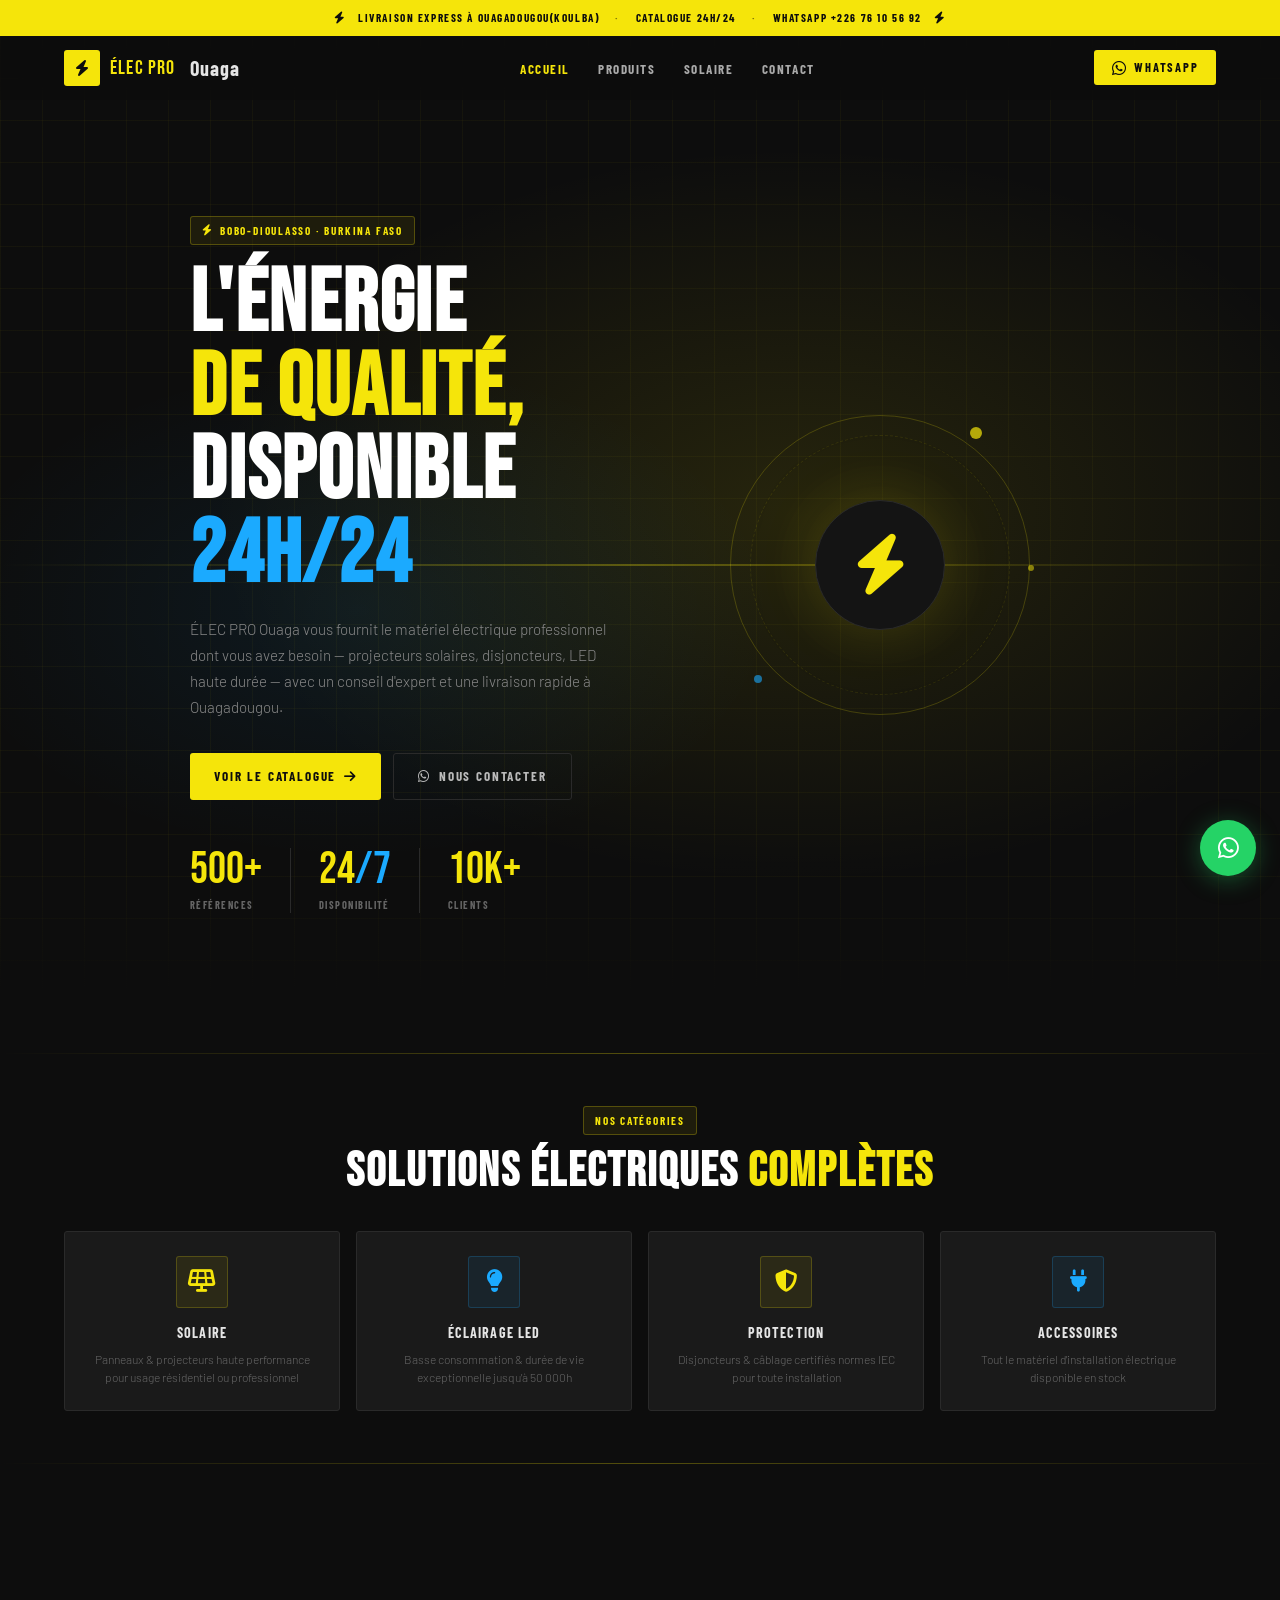
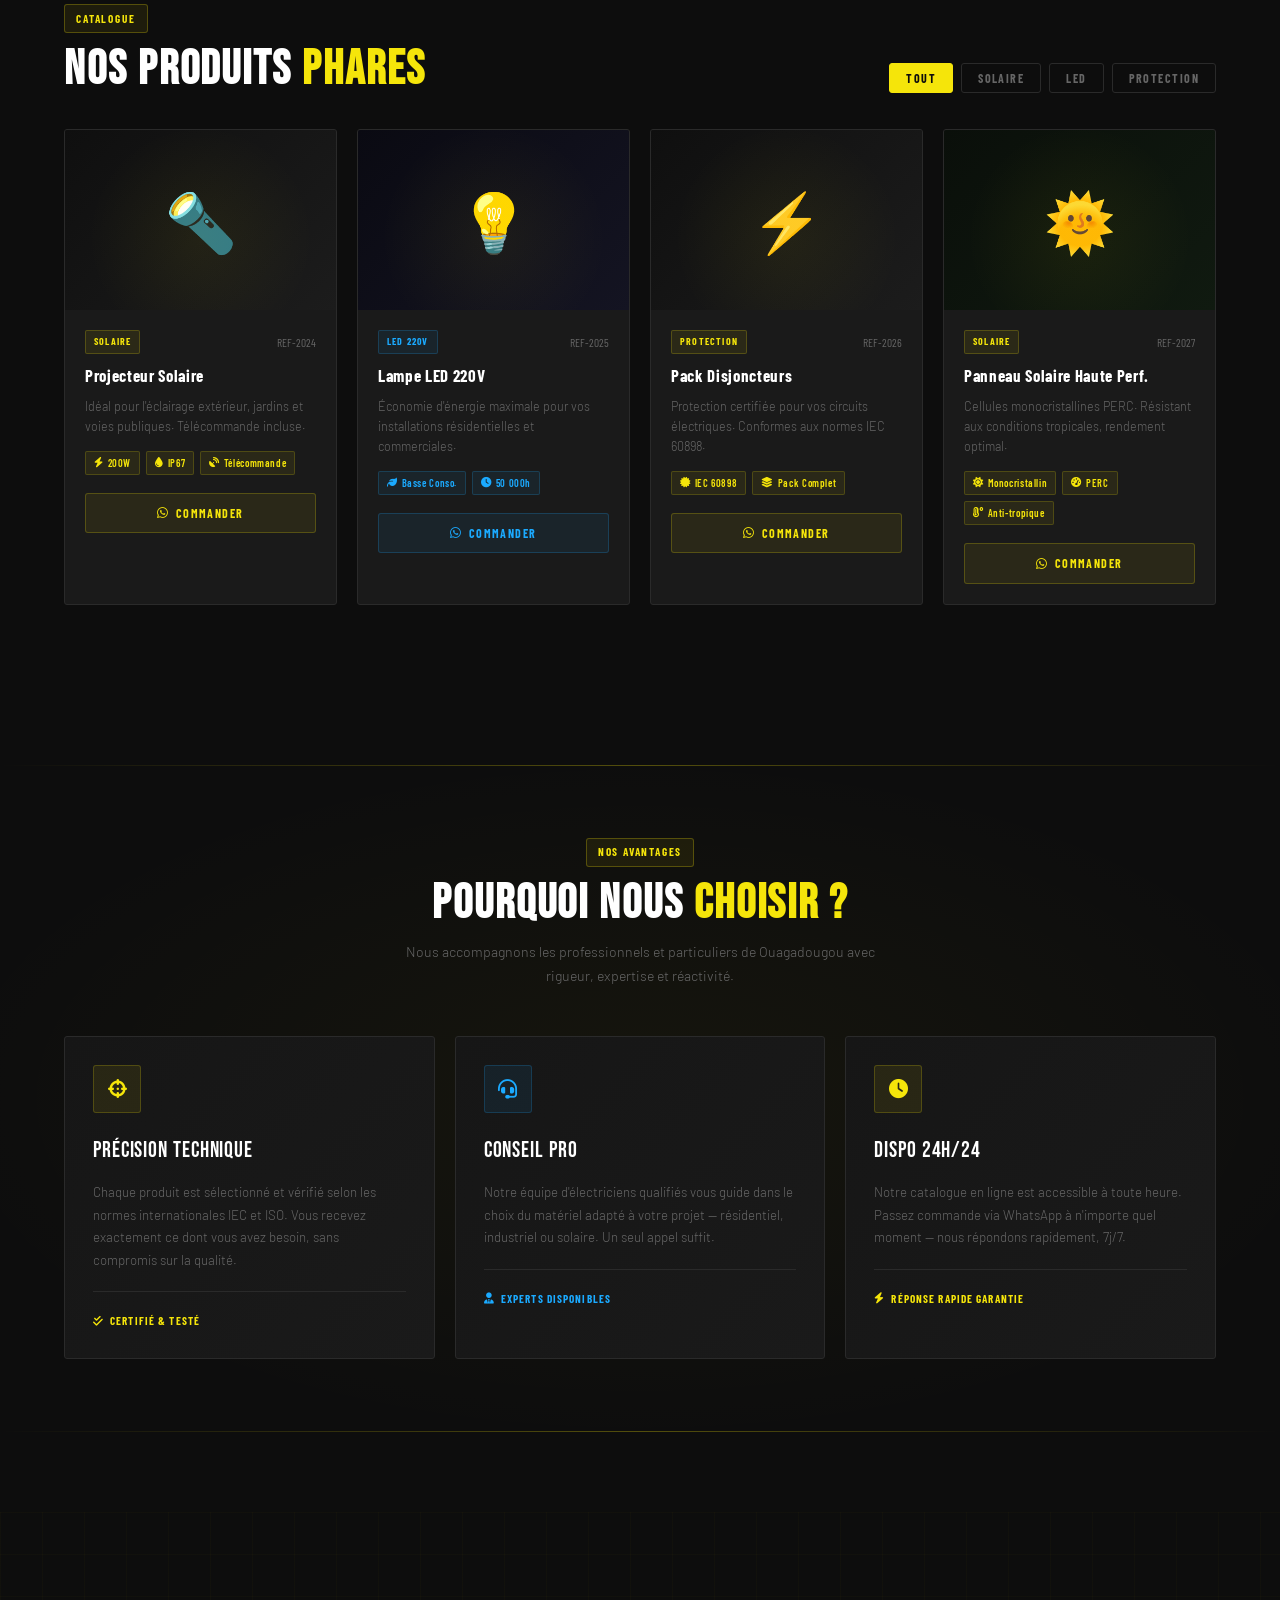
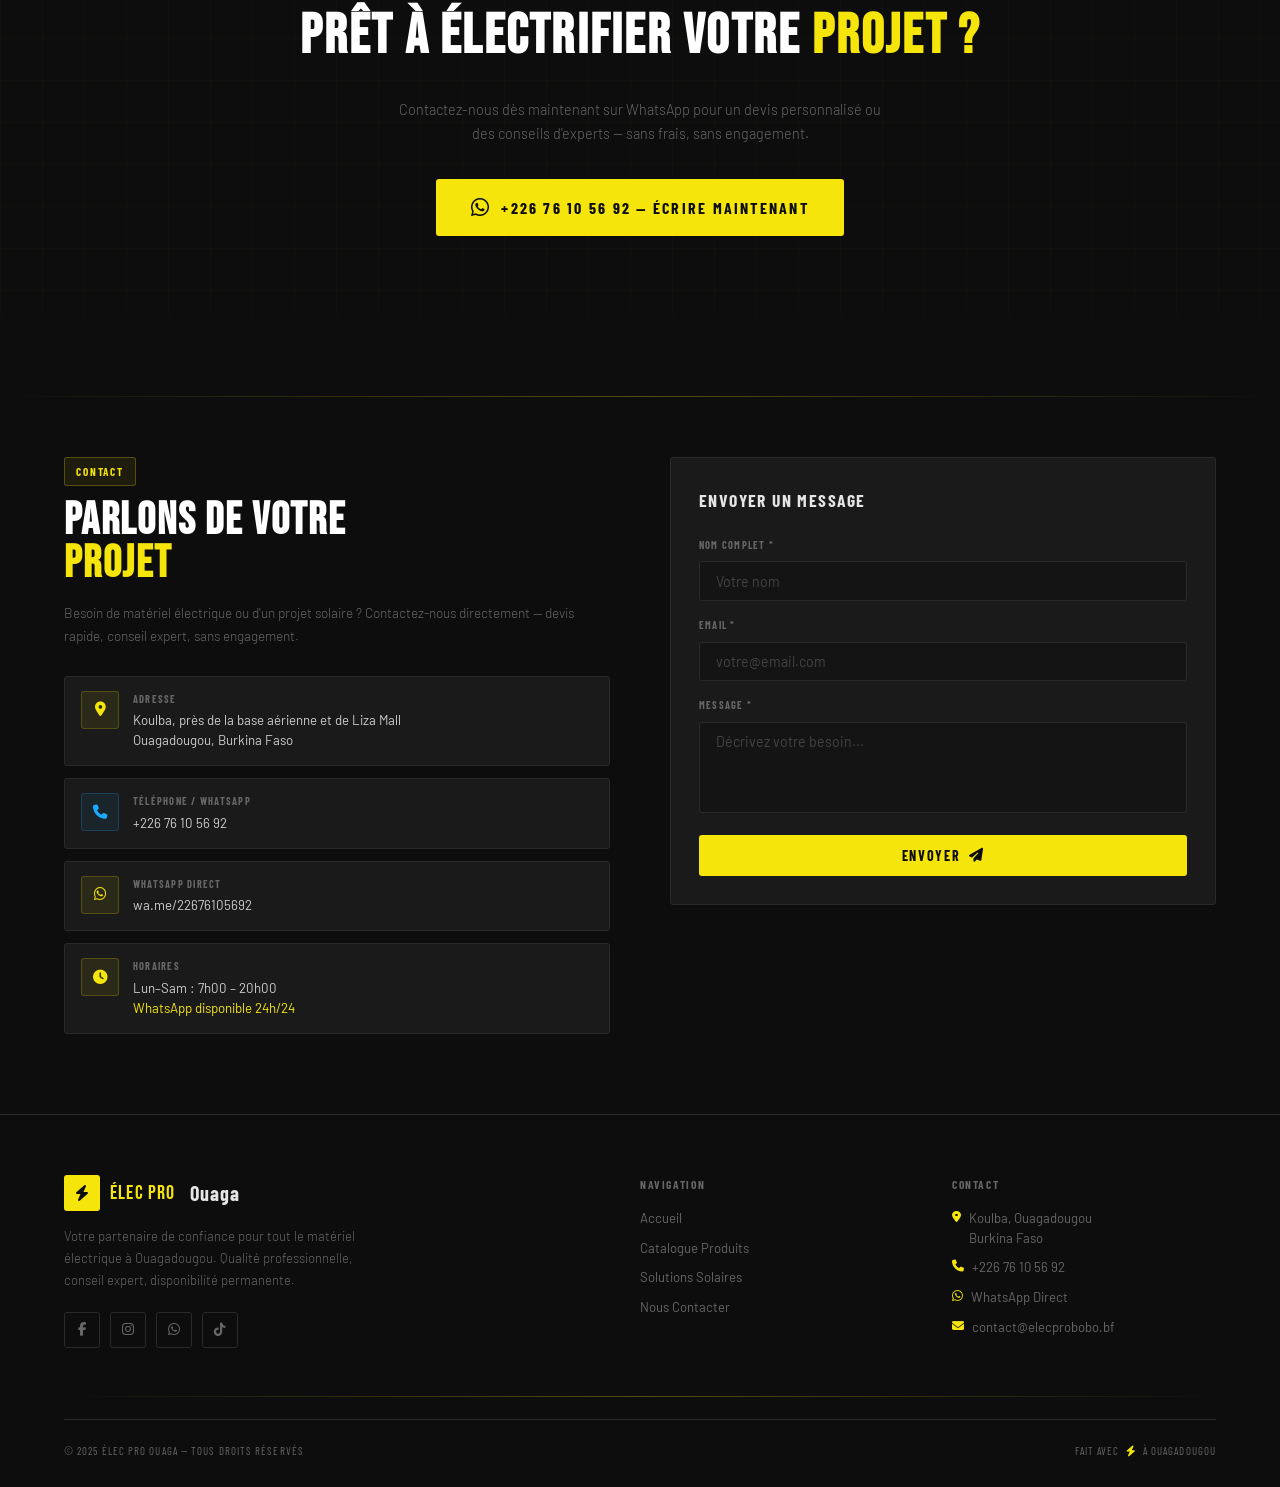
<file: index.html>
<!DOCTYPE html>
<html lang="fr">
<head>
  <meta charset="UTF-8" />
  <meta name="viewport" content="width=device-width, initial-scale=1.0" />
  <title>ÉLEC PRO BOBO – Matériel Électrique · Ouagadougou</title>
  <link rel="preconnect" href="https://fonts.googleapis.com" />
  <link rel="preconnect" href="https://fonts.gstatic.com" crossorigin />
  <link href="https://fonts.googleapis.com/css2?family=Bebas+Neue&family=Barlow:wght@300;400;500;600;700&family=Barlow+Condensed:wght@400;500;600;700&display=swap" rel="stylesheet" />
  <link rel="stylesheet" href="https://cdnjs.cloudflare.com/ajax/libs/font-awesome/6.5.0/css/all.min.css" />

  <style>
    /* ═══════════════════════════════════════════
       RESET & VARIABLES
    ═══════════════════════════════════════════ */
    *, *::before, *::after { box-sizing: border-box; margin: 0; padding: 0; }

    :root {
      --volt:        #F5E50A;
      --volt-dark:   #C9BC00;
      --energy:      #1BAAFF;
      --dark:        #0D0D0D;
      --surface:     #141414;
      --card:        #1A1A1A;
      --border:      #2A2A2A;
      --muted:       #666;
      --text:        #E5E5E5;
      --font-display:'Bebas Neue', sans-serif;
      --font-cond:   'Barlow Condensed', sans-serif;
      --font-body:   'Barlow', sans-serif;
      --nav-h:       64px;
      --announce-h:  36px;
      --radius:      3px;
      --transition:  .3s cubic-bezier(.22,1,.36,1);
    }

    html { scroll-behavior: smooth; background: var(--dark); color: var(--text); overflow-x: hidden; }
    body { font-family: var(--font-body); font-size: 15px; line-height: 1.6; overflow-x: hidden; }
    a { color: inherit; text-decoration: none; }
    ul { list-style: none; }
    button { cursor: pointer; font-family: var(--font-body); }
    img { display: block; max-width: 100%; }

    /* ═══════════════════════════════════════════
       SCROLLBAR
    ═══════════════════════════════════════════ */
    ::-webkit-scrollbar { width: 6px; }
    ::-webkit-scrollbar-track { background: var(--dark); }
    ::-webkit-scrollbar-thumb { background: #333; border-radius: 3px; }
    ::-webkit-scrollbar-thumb:hover { background: var(--volt); }

    /* ═══════════════════════════════════════════
       UTILITIES
    ═══════════════════════════════════════════ */
    .container { max-width: 1200px; margin: 0 auto; padding: 0 24px; }
    .sr-only { position: absolute; width: 1px; height: 1px; overflow: hidden; clip: rect(0,0,0,0); }

    .volt-divider {
      height: 1px;
      background: linear-gradient(90deg, transparent, rgba(245,229,10,.3), transparent);
    }

    /* ═══════════════════════════════════════════
       TYPOGRAPHY HELPERS
    ═══════════════════════════════════════════ */
    .label-tag {
      display: inline-flex; align-items: center; gap: 6px;
      font-family: var(--font-cond); font-weight: 700;
      font-size: .7rem; letter-spacing: .16em; text-transform: uppercase;
      color: var(--volt);
      background: rgba(245,229,10,.07);
      border: 1px solid rgba(245,229,10,.25);
      padding: .28rem .7rem; border-radius: var(--radius);
    }

    .section-title {
      font-family: var(--font-display);
      font-size: clamp(2rem, 4.5vw, 3rem);
      letter-spacing: .04em; line-height: .95;
      color: #fff;
    }
    .section-title span.volt  { color: var(--volt); }
    .section-title span.energy{ color: var(--energy); }

    /* ═══════════════════════════════════════════
       REVEAL ANIMATION
    ═══════════════════════════════════════════ */
    .reveal {
      opacity: 0;
      transform: translateY(28px);
      transition: opacity .65s var(--transition), transform .65s var(--transition);
    }
    .reveal.visible { opacity: 1; transform: translateY(0); }

    /* ═══════════════════════════════════════════
       ANNOUNCE BAR
    ═══════════════════════════════════════════ */
    .announce-bar {
      height: var(--announce-h);
      background: var(--volt);
      color: var(--dark);
      display: flex; align-items: center; justify-content: center;
      gap: 12px;
      font-family: var(--font-cond); font-weight: 700;
      font-size: .7rem; letter-spacing: .14em; text-transform: uppercase;
      position: relative; z-index: 50;
      transition: transform .35s ease, opacity .35s ease;
      overflow: hidden;
    }
    .announce-bar i { font-size: .75rem; }
    .announce-bar .sep { opacity: .5; margin: 0 4px; }

    /* ═══════════════════════════════════════════
       NAVBAR
    ═══════════════════════════════════════════ */
    #navbar {
      position: fixed;
      left: 0; right: 0;
      height: var(--nav-h);
      top: var(--announce-h);
      z-index: 40;
      background: rgba(13,13,13,.72);
      backdrop-filter: blur(14px);
      -webkit-backdrop-filter: blur(14px);
      border-bottom: 1px solid transparent;
      transition: top .35s ease, background .35s ease, border-color .35s ease, box-shadow .35s ease;
    }
    #navbar.scrolled {
      background: rgba(13,13,13,.97);
      border-color: rgba(245,229,10,.12);
      box-shadow: 0 2px 30px rgba(0,0,0,.5);
    }
    .nav-inner {
      height: 100%;
      display: flex; align-items: center; justify-content: space-between;
    }

    /* Logo */
    .nav-logo {
      display: flex; align-items: center; gap: 10px;
    }
    .nav-logo .bolt-box {
      width: 36px; height: 36px;
      background: var(--volt);
      border-radius: var(--radius);
      display: flex; align-items: center; justify-content: center;
      transition: background var(--transition);
    }
    .nav-logo:hover .bolt-box { background: var(--volt-dark); }
    .nav-logo .bolt-box i { color: var(--dark); font-size: 1rem; }
    .nav-logo .logo-text-volt {
      font-family: var(--font-display);
      font-size: 1.25rem; letter-spacing: .06em;
      color: var(--volt);
    }
    .nav-logo .logo-text-white {
      font-family: var(--font-cond); font-weight: 700;
      font-size: 1.25rem; letter-spacing: .06em;
      color: var(--text); margin-left: 4px;
    }

    /* Desktop nav links */
    .nav-links {
      display: flex; align-items: center; gap: 28px;
    }
    .nav-links a {
      font-family: var(--font-cond); font-weight: 700;
      font-size: .82rem; letter-spacing: .12em; text-transform: uppercase;
      color: #aaa;
      transition: color .25s ease;
      position: relative;
    }
    .nav-links a::after {
      content: '';
      position: absolute; bottom: -4px; left: 0; right: 0; height: 1px;
      background: var(--volt);
      transform: scaleX(0); transform-origin: left;
      transition: transform .3s ease;
    }
    .nav-links a:hover { color: var(--volt); }
    .nav-links a:hover::after { transform: scaleX(1); }

    /* CTA button */
    .btn-wa {
      display: inline-flex; align-items: center; gap: 7px;
      background: var(--volt); color: var(--dark);
      font-family: var(--font-cond); font-weight: 700;
      font-size: .78rem; letter-spacing: .14em; text-transform: uppercase;
      padding: .5rem 1.1rem; border-radius: var(--radius);
      border: none;
      transition: background .25s ease, box-shadow .25s ease;
      animation: pulse-ring 2.2s cubic-bezier(.36,.07,.19,.97) infinite;
    }
    .btn-wa:hover { background: var(--volt-dark); }
    .btn-wa i { font-size: 1rem; }

    /* Hamburger */
    #hamburger {
      display: none;
      flex-direction: column; gap: 5px;
      background: none; border: none;
      padding: 6px; cursor: pointer;
    }
    .ham-line {
      display: block; height: 2px; background: var(--text);
      border-radius: 1px;
      transition: transform .3s ease, opacity .3s ease, width .3s ease;
    }
    .ham-line:nth-child(1) { width: 22px; }
    .ham-line:nth-child(2) { width: 16px; }
    .ham-line:nth-child(3) { width: 22px; }
    #hamburger.open .ham-line:nth-child(1) { transform: translateY(7px) rotate(45deg); width: 22px; }
    #hamburger.open .ham-line:nth-child(2) { opacity: 0; transform: scaleX(0); }
    #hamburger.open .ham-line:nth-child(3) { transform: translateY(-7px) rotate(-45deg); width: 22px; }

    /* ═══════════════════════════════════════════
       MOBILE DRAWER
    ═══════════════════════════════════════════ */
    #mob-overlay {
      position: fixed; inset: 0;
      background: rgba(0,0,0,.72);
      backdrop-filter: blur(4px);
      z-index: 998;
      opacity: 0; pointer-events: none;
      transition: opacity .35s ease;
    }
    #mob-overlay.show { opacity: 1; pointer-events: all; }

    #mob-drawer {
      position: fixed; top: 0; right: 0;
      width: 280px; height: 100%;
      background: var(--surface);
      border-left: 1px solid var(--border);
      z-index: 999;
      transform: translateX(100%);
      transition: transform .4s var(--transition);
      padding: 80px 28px 28px;
      display: flex; flex-direction: column; gap: 0;
    }
    #mob-drawer.show { transform: translateX(0); }

    .drawer-logo {
      display: flex; align-items: center; gap: 8px; margin-bottom: 28px;
    }
    .drawer-logo .bolt-box {
      width: 32px; height: 32px; background: var(--volt);
      border-radius: var(--radius);
      display: flex; align-items: center; justify-content: center;
    }
    .drawer-logo .bolt-box i { color: var(--dark); font-size: .9rem; }
    .drawer-logo span {
      font-family: var(--font-display); font-size: 1.1rem;
      letter-spacing: .06em; color: var(--volt);
    }

    #drawer-close {
      position: absolute; top: 20px; right: 20px;
      background: none; border: 1px solid var(--border);
      color: #777; width: 36px; height: 36px;
      border-radius: var(--radius);
      display: flex; align-items: center; justify-content: center;
      transition: color .25s ease, border-color .25s ease;
    }
    #drawer-close:hover { color: var(--volt); border-color: var(--volt); }

    .drawer-nav { display: flex; flex-direction: column; flex: 1; }
    .drawer-nav a {
      display: block; padding: 14px 0;
      border-bottom: 1px solid var(--border);
      font-family: var(--font-cond); font-weight: 700;
      font-size: .95rem; letter-spacing: .12em; text-transform: uppercase;
      color: #aaa; transition: color .25s ease, padding-left .25s ease;
    }
    .drawer-nav a:hover { color: var(--volt); padding-left: 6px; }

    .drawer-wa {
      display: flex; align-items: center; justify-content: center; gap: 8px;
      margin-top: 24px;
      background: var(--volt); color: var(--dark);
      font-family: var(--font-cond); font-weight: 700;
      font-size: .9rem; letter-spacing: .12em; text-transform: uppercase;
      padding: 14px; border-radius: var(--radius);
      transition: background .25s ease;
    }
    .drawer-wa:hover { background: var(--volt-dark); }

    /* ═══════════════════════════════════════════
       HERO
    ═══════════════════════════════════════════ */
    #accueil {
      min-height: 100vh;
      padding-top: calc(var(--announce-h) + var(--nav-h));
      position: relative; overflow: hidden;
      display: flex; align-items: center;
    }

    .hero-grid {
      position: absolute; inset: 0; pointer-events: none;
      background-image:
        linear-gradient(rgba(245,229,10,.04) 1px, transparent 1px),
        linear-gradient(90deg, rgba(245,229,10,.04) 1px, transparent 1px);
      background-size: 42px 42px;
    }
    .hero-glow {
      position: absolute; inset: 0; pointer-events: none;
      background: radial-gradient(ellipse 65% 55% at 62% 50%, rgba(245,229,10,.11) 0%, transparent 70%);
    }
    .hero-glow-blue {
      position: absolute; inset: 0; pointer-events: none;
      background: radial-gradient(ellipse 50% 40% at 28% 60%, rgba(27,170,255,.08) 0%, transparent 65%);
    }
    .hero-fade-bottom {
      position: absolute; bottom: 0; left: 0; right: 0; height: 140px; pointer-events: none;
      background: linear-gradient(transparent, var(--dark));
    }
    .voltage-scan {
      position: absolute; left: 0; right: 0; height: 2px;
      background: linear-gradient(90deg, transparent, var(--volt), transparent);
      animation: scan 4s linear infinite; opacity: .3; pointer-events: none;
    }

    .hero-inner {
      position: relative; z-index: 1; width: 100%;
      display: grid; grid-template-columns: 1fr 1fr;
      gap: 60px; align-items: center;
      padding: 80px 0;
    }

    .hero-heading {
      font-family: var(--font-display);
      font-size: clamp(3rem, 7vw, 5.5rem);
      line-height: .95; letter-spacing: .02em;
      color: #fff; margin: 18px 0 20px;
    }
    .hero-heading .c-volt   { color: var(--volt); }
    .hero-heading .c-energy { color: var(--energy); }

    .hero-desc {
      font-weight: 300; color: #888; font-size: .95rem;
      line-height: 1.7; max-width: 420px; margin-bottom: 32px;
    }

    .hero-btns { display: flex; flex-wrap: wrap; gap: 12px; margin-bottom: 48px; }

    .btn-primary {
      display: inline-flex; align-items: center; gap: 8px;
      background: var(--volt); color: var(--dark);
      font-family: var(--font-cond); font-weight: 700;
      font-size: .82rem; letter-spacing: .14em; text-transform: uppercase;
      padding: .75rem 1.5rem; border-radius: var(--radius); border: none;
      transition: background .25s ease;
    }
    .btn-primary:hover { background: var(--volt-dark); }

    .btn-outline {
      display: inline-flex; align-items: center; gap: 8px;
      background: transparent; color: #bbb;
      font-family: var(--font-cond); font-weight: 700;
      font-size: .82rem; letter-spacing: .14em; text-transform: uppercase;
      padding: .75rem 1.5rem; border-radius: var(--radius);
      border: 1px solid var(--border);
      transition: color .25s ease, border-color .25s ease;
    }
    .btn-outline:hover { color: var(--volt); border-color: var(--volt); }

    /* Stats */
    .hero-stats { display: flex; gap: 28px; flex-wrap: wrap; }
    .stat-sep { width: 1px; background: var(--border); align-self: stretch; }
    .stat-num {
      font-family: var(--font-display);
      font-size: 2.8rem; line-height: 1; color: var(--volt);
    }
    .stat-num .c-energy { color: var(--energy); }
    .stat-label {
      font-family: var(--font-cond); font-weight: 700;
      font-size: .65rem; letter-spacing: .14em; text-transform: uppercase;
      color: var(--muted); margin-top: 4px;
    }

    /* Hero visual */
    .hero-visual {
      display: flex; align-items: center; justify-content: center;
    }
    .orbit-wrap {
      position: relative; width: 300px; height: 300px;
      animation: float 3.5s ease-in-out infinite;
    }
    .orbit-ring-1 {
      position: absolute; inset: 0;
      border-radius: 50%; border: 1px solid rgba(245,229,10,.2);
    }
    .orbit-ring-2 {
      position: absolute; inset: 20px;
      border-radius: 50%; border: 1px dashed rgba(245,229,10,.1);
    }
    .orbit-center {
      position: absolute; inset: 0;
      display: flex; align-items: center; justify-content: center;
    }
    .orbit-icon {
      width: 130px; height: 130px;
      background: var(--surface);
      border: 1px solid var(--border);
      border-radius: 50%;
      display: flex; align-items: center; justify-content: center;
      box-shadow: 0 0 60px rgba(245,229,10,.14), 0 0 120px rgba(245,229,10,.05);
    }
    .orbit-icon i { font-size: 3.8rem; color: var(--volt); }
    .dot {
      position: absolute; border-radius: 50%;
      animation: float 3s ease-in-out infinite;
    }
    .dot-1 { width: 12px; height: 12px; background: var(--volt); top: 12px; right: 48px; opacity: .7; animation-delay: 0s; }
    .dot-2 { width: 8px;  height: 8px;  background: var(--energy); bottom: 32px; left: 24px; opacity: .6; animation-delay: .6s; }
    .dot-3 { width: 6px;  height: 6px;  background: var(--volt); top: 50%; right: -4px; opacity: .5; animation-delay: 1.1s; }

    /* ═══════════════════════════════════════════
       CATEGORIES
    ═══════════════════════════════════════════ */
    #solaire { padding: 60px 0; }
    .cat-grid {
      display: grid; grid-template-columns: repeat(4, 1fr); gap: 16px;
    }
    .cat-card {
      background: var(--card);
      border: 1px solid var(--border);
      border-radius: var(--radius);
      padding: 24px 18px;
      text-align: center;
      cursor: pointer;
      position: relative; overflow: hidden;
      transition: border-color var(--transition), box-shadow var(--transition), transform var(--transition);
    }
    .cat-card::before {
      content: ''; position: absolute; top: 0; left: 0; right: 0; height: 2px;
      opacity: 0; transition: opacity .3s ease;
    }
    .cat-card.volt-accent::before  { background: linear-gradient(90deg, transparent, var(--volt), transparent); }
    .cat-card.blue-accent::before  { background: linear-gradient(90deg, transparent, var(--energy), transparent); }
    .cat-card:hover { border-color: rgba(245,229,10,.2); box-shadow: 0 8px 30px rgba(0,0,0,.35); transform: translateY(-4px); }
    .cat-card:hover::before { opacity: 1; }

    .cat-icon {
      width: 52px; height: 52px; border-radius: var(--radius);
      display: flex; align-items: center; justify-content: center;
      margin: 0 auto 14px; font-size: 1.4rem;
    }
    .cat-icon.vi { background: rgba(245,229,10,.08); border: 1px solid rgba(245,229,10,.2); color: var(--volt); }
    .cat-icon.ei { background: rgba(27,170,255,.08); border: 1px solid rgba(27,170,255,.2); color: var(--energy); }

    .cat-name {
      font-family: var(--font-cond); font-weight: 700;
      font-size: .88rem; letter-spacing: .08em; text-transform: uppercase;
      color: var(--text); margin-bottom: 6px;
    }
    .cat-desc { font-size: .75rem; color: var(--muted); font-weight: 300; line-height: 1.5; }

    /* ═══════════════════════════════════════════
       PRODUCTS
    ═══════════════════════════════════════════ */
    #produits { padding: 80px 0; }

    .products-header {
      display: flex; align-items: flex-end; justify-content: space-between;
      gap: 24px; flex-wrap: wrap; margin-bottom: 36px;
    }

    .filter-row { display: flex; gap: 8px; flex-wrap: wrap; }
    .filter-btn {
      font-family: var(--font-cond); font-weight: 700;
      font-size: .75rem; letter-spacing: .12em; text-transform: uppercase;
      background: transparent; color: var(--muted);
      border: 1px solid var(--border);
      padding: .42rem 1rem; border-radius: var(--radius);
      transition: all .25s ease;
    }
    .filter-btn:hover { color: var(--text); border-color: #444; }
    .filter-btn.active { background: var(--volt); color: var(--dark); border-color: var(--volt); }

    .products-grid {
      display: grid; grid-template-columns: repeat(4, 1fr); gap: 20px;
    }

    .product-card {
      background: var(--card);
      border: 1px solid var(--border);
      border-radius: var(--radius);
      overflow: hidden;
      transition: transform var(--transition), box-shadow var(--transition), border-color var(--transition);
      transform-style: preserve-3d; perspective: 600px;
    }
    .product-card:hover {
      transform: translateY(-8px) scale(1.01);
      box-shadow: 0 24px 60px rgba(0,0,0,.5), 0 0 0 1px rgba(245,229,10,.2);
      border-color: rgba(245,229,10,.25);
    }
    .product-card.hidden { display: none !important; }

    .prod-img {
      height: 180px;
      display: flex; align-items: center; justify-content: center;
      background: linear-gradient(135deg, #0f0f0f 0%, #1c1c1c 100%);
      font-size: 3.6rem; position: relative; overflow: hidden;
    }
    .prod-img::after {
      content: ''; position: absolute; inset: 0;
      background: radial-gradient(circle at 50% 60%, rgba(245,229,10,.06) 0%, transparent 65%);
      transition: background .3s ease;
    }
    .product-card:hover .prod-img::after {
      background: radial-gradient(circle at 50% 60%, rgba(245,229,10,.13) 0%, transparent 65%);
    }
    .prod-img.blue-bg { background: linear-gradient(135deg, #0a0a12 0%, #141422 100%); }
    .prod-img.green-bg { background: linear-gradient(135deg, #0a0f0a 0%, #101a10 100%); }

    .prod-body { padding: 20px; }
    .prod-meta {
      display: flex; align-items: center; justify-content: space-between; margin-bottom: 8px;
    }
    .prod-badge {
      font-family: var(--font-cond); font-weight: 700;
      font-size: .62rem; letter-spacing: .12em; text-transform: uppercase;
      padding: .2rem .5rem; border-radius: 2px;
    }
    .badge-volt  { color: var(--volt);   background: rgba(245,229,10,.08); border: 1px solid rgba(245,229,10,.2); }
    .badge-energy{ color: var(--energy); background: rgba(27,170,255,.08); border: 1px solid rgba(27,170,255,.2); }

    .prod-ref { font-family: var(--font-cond); font-size: .72rem; color: var(--muted); }

    .prod-title {
      font-family: var(--font-cond); font-weight: 700;
      font-size: 1.05rem; letter-spacing: .04em;
      color: #fff; margin-bottom: 8px;
    }
    .prod-desc {
      font-size: .78rem; color: var(--muted); font-weight: 300;
      line-height: 1.6; margin-bottom: 14px;
    }

    .spec-row { display: flex; flex-wrap: wrap; gap: 6px; margin-bottom: 18px; }
    .spec-pill {
      display: inline-flex; align-items: center; gap: 4px;
      font-family: var(--font-cond); font-size: .65rem;
      font-weight: 600; letter-spacing: .06em;
      color: var(--volt);
      background: rgba(245,229,10,.07); border: 1px solid rgba(245,229,10,.18);
      padding: .18rem .5rem; border-radius: 2px;
    }
    .spec-pill.blue {
      color: var(--energy);
      background: rgba(27,170,255,.07); border-color: rgba(27,170,255,.2);
    }

    .prod-btn {
      display: flex; align-items: center; justify-content: center; gap: 6px;
      width: 100%; padding: .6rem;
      font-family: var(--font-cond); font-weight: 700;
      font-size: .75rem; letter-spacing: .12em; text-transform: uppercase;
      border-radius: var(--radius); border: 1px solid;
      transition: background .25s ease, color .25s ease;
    }
    .prod-btn.volt-btn {
      color: var(--volt); background: rgba(245,229,10,.07); border-color: rgba(245,229,10,.22);
    }
    .prod-btn.volt-btn:hover { background: var(--volt); color: var(--dark); }
    .prod-btn.energy-btn {
      color: var(--energy); background: rgba(27,170,255,.07); border-color: rgba(27,170,255,.22);
    }
    .prod-btn.energy-btn:hover { background: var(--energy); color: var(--dark); }

    /* ═══════════════════════════════════════════
       WHY US
    ═══════════════════════════════════════════ */
    #pourquoi { padding: 80px 0; position: relative; }
    #pourquoi .bg-glow {
      position: absolute; inset: 0; pointer-events: none;
      background: radial-gradient(ellipse 80% 60% at 50% 50%, rgba(245,229,10,.04) 0%, transparent 70%);
    }

    .why-grid { display: grid; grid-template-columns: repeat(3, 1fr); gap: 20px; }

    .why-card {
      background: linear-gradient(135deg, #161616 0%, var(--card) 100%);
      border: 1px solid var(--border);
      border-radius: var(--radius); padding: 28px;
      position: relative; overflow: hidden;
      transition: border-color var(--transition), box-shadow var(--transition);
    }
    .why-card::before {
      content: ''; position: absolute; top: 0; left: 0; right: 0; height: 2px;
      opacity: 0; transition: opacity .3s ease;
    }
    .why-card.wv::before  { background: linear-gradient(90deg, transparent, var(--volt), transparent); }
    .why-card.we::before  { background: linear-gradient(90deg, transparent, var(--energy), transparent); }
    .why-card:hover::before { opacity: 1; }
    .why-card:hover { border-color: rgba(245,229,10,.2); box-shadow: 0 12px 40px rgba(0,0,0,.4); }

    .why-icon {
      width: 48px; height: 48px; border-radius: var(--radius);
      display: flex; align-items: center; justify-content: center;
      font-size: 1.2rem; margin-bottom: 20px;
    }
    .why-icon.vi { background: rgba(245,229,10,.08); border: 1px solid rgba(245,229,10,.2); color: var(--volt); }
    .why-icon.ei { background: rgba(27,170,255,.08); border: 1px solid rgba(27,170,255,.2); color: var(--energy); }

    .why-title {
      font-family: var(--font-display);
      font-size: 1.4rem; letter-spacing: .04em;
      color: #fff; margin-bottom: 12px;
    }
    .why-text { font-size: .83rem; color: var(--muted); font-weight: 300; line-height: 1.7; }
    .why-footer {
      display: flex; align-items: center; gap: 6px;
      margin-top: 20px; padding-top: 20px;
      border-top: 1px solid var(--border);
      font-family: var(--font-cond); font-weight: 700;
      font-size: .7rem; letter-spacing: .1em; text-transform: uppercase;
    }
    .why-footer.wv { color: var(--volt); }
    .why-footer.we { color: var(--energy); }

    /* ═══════════════════════════════════════════
       CTA BANNER
    ═══════════════════════════════════════════ */
    #cta {
      padding: 80px 0; position: relative; overflow: hidden;
    }
    #cta .cta-grid {
      position: absolute; inset: 0;
      background-image:
        linear-gradient(rgba(245,229,10,.04) 1px, transparent 1px),
        linear-gradient(90deg, rgba(245,229,10,.04) 1px, transparent 1px);
      background-size: 42px 42px;
      opacity: .55;
    }
    .cta-inner { position: relative; z-index: 1; text-align: center; }
    .cta-title {
      font-family: var(--font-display);
      font-size: clamp(2rem, 5vw, 3.5rem);
      letter-spacing: .04em; color: #fff; margin-bottom: 16px;
    }
    .cta-desc { font-size: .9rem; color: var(--muted); font-weight: 300; max-width: 500px; margin: 0 auto 32px; line-height: 1.7; }
    .cta-btn {
      display: inline-flex; align-items: center; gap: 10px;
      background: var(--volt); color: var(--dark);
      font-family: var(--font-cond); font-weight: 700;
      font-size: 1rem; letter-spacing: .14em; text-transform: uppercase;
      padding: 1rem 2.2rem; border-radius: var(--radius); border: none;
      animation: pulse-ring 2.2s cubic-bezier(.36,.07,.19,.97) infinite;
      transition: background .25s ease;
    }
    .cta-btn:hover { background: var(--volt-dark); }
    .cta-btn i { font-size: 1.3rem; }

    /* ═══════════════════════════════════════════
       CONTACT
    ═══════════════════════════════════════════ */
    #contact { padding: 80px 0; }
    .contact-grid {
      display: grid; grid-template-columns: 1fr 1fr; gap: 60px; align-items: start;
    }

    .contact-info-title {
      font-family: var(--font-display);
      font-size: clamp(1.8rem, 3.5vw, 2.8rem);
      letter-spacing: .04em; color: #fff; margin-bottom: 16px; line-height: .95;
    }
    .contact-intro { font-size: .85rem; color: var(--muted); font-weight: 300; line-height: 1.7; margin-bottom: 28px; }

    .info-cards { display: flex; flex-direction: column; gap: 12px; }
    .info-card {
      display: flex; align-items: flex-start; gap: 14px;
      background: var(--card); border: 1px solid var(--border);
      border-radius: var(--radius); padding: 14px 16px;
      transition: border-color var(--transition);
    }
    .info-card:hover { border-color: rgba(245,229,10,.2); }
    .info-card-icon {
      width: 38px; height: 38px; border-radius: var(--radius);
      display: flex; align-items: center; justify-content: center;
      flex-shrink: 0; font-size: .9rem;
    }
    .info-card-icon.vi { background: rgba(245,229,10,.08); border: 1px solid rgba(245,229,10,.2); color: var(--volt); }
    .info-card-icon.ei { background: rgba(27,170,255,.08); border: 1px solid rgba(27,170,255,.2); color: var(--energy); }
    .info-card-label {
      font-family: var(--font-cond); font-weight: 700;
      font-size: .65rem; letter-spacing: .12em; text-transform: uppercase;
      color: var(--muted); margin-bottom: 4px;
    }
    .info-card-value { font-size: .83rem; color: #ccc; line-height: 1.5; }
    .info-card-value a { transition: color .25s ease; }
    .info-card-value a:hover { color: var(--volt); }

    /* Contact form */
    .contact-form-box {
      background: var(--card); border: 1px solid var(--border);
      border-radius: var(--radius); padding: 28px;
    }
    .form-title {
      font-family: var(--font-cond); font-weight: 700;
      font-size: 1.1rem; letter-spacing: .08em; text-transform: uppercase;
      color: var(--text); margin-bottom: 22px;
    }
    .form-group { margin-bottom: 16px; }
    .form-label {
      display: block;
      font-family: var(--font-cond); font-weight: 700;
      font-size: .65rem; letter-spacing: .12em; text-transform: uppercase;
      color: var(--muted); margin-bottom: 8px;
    }
    .form-input {
      width: 100%; background: var(--surface);
      border: 1px solid var(--border); border-radius: var(--radius);
      color: var(--text); font-family: var(--font-body); font-size: .88rem;
      padding: .65rem 1rem; outline: none;
      transition: border-color .25s ease, box-shadow .25s ease;
    }
    .form-input:focus {
      border-color: var(--volt);
      box-shadow: 0 0 0 3px rgba(245,229,10,.09);
    }
    .form-input::placeholder { color: #444; }
    textarea.form-input { resize: none; }

    .form-success {
      display: none; text-align: center;
      font-family: var(--font-cond); font-weight: 700;
      font-size: .82rem; letter-spacing: .08em;
      color: var(--volt);
      background: rgba(245,229,10,.07); border: 1px solid rgba(245,229,10,.2);
      border-radius: var(--radius); padding: 12px;
      margin-bottom: 14px;
    }
    .form-submit {
      display: flex; align-items: center; justify-content: center; gap: 8px;
      width: 100%; padding: .75rem;
      background: var(--volt); color: var(--dark);
      font-family: var(--font-cond); font-weight: 700;
      font-size: .88rem; letter-spacing: .12em; text-transform: uppercase;
      border-radius: var(--radius); border: none;
      transition: background .25s ease;
    }
    .form-submit:hover { background: var(--volt-dark); }

    /* ═══════════════════════════════════════════
       FOOTER
    ═══════════════════════════════════════════ */
    footer {
      border-top: 1px solid var(--border);
      padding: 60px 0 28px;
    }
    .footer-grid {
      display: grid; grid-template-columns: 2fr 1fr 1fr; gap: 48px; margin-bottom: 48px;
    }
    .footer-brand p { font-size: .82rem; color: var(--muted); font-weight: 300; line-height: 1.7; max-width: 300px; margin-top: 14px; }
    .footer-socials { display: flex; gap: 10px; margin-top: 20px; }
    .social-btn {
      width: 36px; height: 36px; border-radius: var(--radius);
      border: 1px solid var(--border);
      display: flex; align-items: center; justify-content: center;
      color: var(--muted); font-size: .85rem;
      transition: color .25s ease, border-color .25s ease;
    }
    .social-btn:hover { color: var(--volt); border-color: var(--volt); }
    .social-btn.wa:hover { color: #25D366; border-color: #25D366; }

    .footer-col h4 {
      font-family: var(--font-cond); font-weight: 700;
      font-size: .72rem; letter-spacing: .14em; text-transform: uppercase;
      color: var(--muted); margin-bottom: 16px;
    }
    .footer-col ul { display: flex; flex-direction: column; gap: 10px; }
    .footer-col ul li a {
      font-size: .82rem; color: var(--muted);
      transition: color .25s ease, padding-left .2s ease;
      display: inline-block;
    }
    .footer-col ul li a:hover { color: var(--volt); padding-left: 4px; }
    .footer-col ul li {
      display: flex; align-items: flex-start; gap: 8px;
      font-size: .82rem; color: var(--muted); line-height: 1.5;
    }
    .footer-col ul li i { color: var(--volt); margin-top: 2px; font-size: .75rem; flex-shrink: 0; }

    .footer-bottom {
      border-top: 1px solid var(--border); padding-top: 22px;
      display: flex; align-items: center; justify-content: space-between; flex-wrap: wrap; gap: 10px;
      font-family: var(--font-cond); font-size: .68rem;
      letter-spacing: .1em; text-transform: uppercase; color: var(--muted);
    }
    .footer-bottom span i { color: var(--volt); margin: 0 3px; }

    /* ═══════════════════════════════════════════
       FLOAT WA BUTTON
    ═══════════════════════════════════════════ */
    #float-wa {
      position: fixed; bottom: 24px; right: 24px; z-index: 50;
      width: 56px; height: 56px; border-radius: 50%;
      background: #25D366;
      display: flex; align-items: center; justify-content: center;
      color: #fff; font-size: 1.5rem;
      box-shadow: 0 4px 24px rgba(37,211,102,.35);
      animation: pulse-ring-green 2.2s cubic-bezier(.36,.07,.19,.97) infinite;
      transition: transform var(--transition), opacity var(--transition);
    }
    #float-wa:hover { background: #1db954; }

    /* ═══════════════════════════════════════════
       KEYFRAMES
    ═══════════════════════════════════════════ */
    @keyframes scan {
      0%   { top: 0%;   opacity: 0; }
      5%   { opacity: .3; }
      95%  { opacity: .3; }
      100% { top: 100%; opacity: 0; }
    }
    @keyframes float {
      0%, 100% { transform: translateY(0); }
      50%       { transform: translateY(-9px); }
    }
    @keyframes pulse-ring {
      0%   { box-shadow: 0 0 0 0 rgba(245,229,10,.45); }
      70%  { box-shadow: 0 0 0 14px rgba(245,229,10,0); }
      100% { box-shadow: 0 0 0 0 rgba(245,229,10,0); }
    }
    @keyframes pulse-ring-green {
      0%   { box-shadow: 0 4px 24px rgba(37,211,102,.35), 0 0 0 0 rgba(37,211,102,.45); }
      70%  { box-shadow: 0 4px 24px rgba(37,211,102,.35), 0 0 0 14px rgba(37,211,102,0); }
      100% { box-shadow: 0 4px 24px rgba(37,211,102,.35), 0 0 0 0 rgba(37,211,102,0); }
    }
    @keyframes cardAppear {
      from { opacity: 0; transform: translateY(18px) scale(.96); }
      to   { opacity: 1; transform: translateY(0) scale(1); }
    }

    /* ═══════════════════════════════════════════
       RESPONSIVE
    ═══════════════════════════════════════════ */
    @media (max-width: 1024px) {
      .products-grid { grid-template-columns: repeat(2, 1fr); }
      .cat-grid       { grid-template-columns: repeat(2, 1fr); }
      .footer-grid    { grid-template-columns: 1fr 1fr; gap: 32px; }
    }

    @media (max-width: 768px) {
      .nav-links { display: none; }
      .btn-wa.desktop-only { display: none; }
      #hamburger { display: flex; }

      .hero-inner { grid-template-columns: 1fr; gap: 40px; text-align: center; padding: 60px 0; }
      .hero-desc  { margin: 0 auto 28px; }
      .hero-btns  { justify-content: center; }
      .hero-stats { justify-content: center; }
      .hero-visual { display: none; }

      .why-grid { grid-template-columns: 1fr; }
      .contact-grid { grid-template-columns: 1fr; gap: 36px; }
      .footer-grid  { grid-template-columns: 1fr; gap: 28px; }
      .products-grid { grid-template-columns: 1fr 1fr; }

      .announce-bar .sep-text { display: none; }
    }

    @media (max-width: 480px) {
      .products-grid { grid-template-columns: 1fr; }
      .cat-grid      { grid-template-columns: 1fr 1fr; }
    }
  </style>
</head>
<body>

  <!-- ╔══════════════════════════════════════╗
       ║  ANNOUNCE BAR                        ║
       ╚══════════════════════════════════════╝ -->
  <div class="announce-bar">
    <i class="fa-solid fa-bolt"></i>
    <span>Livraison Express à Ouagadougou(Koulba) </span>
    <span class="sep">·</span>
    <span class="sep-text">Catalogue 24h/24</span>
    <span class="sep">·</span>
    <span>WhatsApp <strong>+226 76 10 56 92</strong></span>
    <i class="fa-solid fa-bolt"></i>
  </div>

  <!-- ╔══════════════════════════════════════╗
       ║  NAVBAR                              ║
       ╚══════════════════════════════════════╝ -->
  <nav id="navbar">
    <div class="container nav-inner">
      <a href="#accueil" class="nav-logo">
        <div class="bolt-box"><i class="fa-solid fa-bolt"></i></div>
        <span class="logo-text-volt">ÉLEC PRO</span>
        <span class="logo-text-white">Ouaga</span>
      </a>

      <ul class="nav-links">
        <li><a href="#accueil">Accueil</a></li>
        <li><a href="#produits">Produits</a></li>
        <li><a href="#solaire">Solaire</a></li>
        <li><a href="#contact">Contact</a></li>
      </ul>

      <div style="display:flex;align-items:center;gap:12px;">
        <a href="https://wa.me/22676105692" target="_blank" class="btn-wa desktop-only">
          <i class="fa-brands fa-whatsapp"></i> WhatsApp
        </a>
        <button id="hamburger" aria-label="Menu">
          <span class="ham-line"></span>
          <span class="ham-line"></span>
          <span class="ham-line"></span>
        </button>
      </div>
    </div>
  </nav>

  <!-- Mobile Overlay + Drawer -->
  <div id="mob-overlay"></div>
  <aside id="mob-drawer">
    <button id="drawer-close" aria-label="Fermer"><i class="fa-solid fa-xmark"></i></button>
    <div class="drawer-logo">
      <div class="bolt-box"><i class="fa-solid fa-bolt"></i></div>
      <span>ÉLEC PRO Ouaga</span>
    </div>
    <nav class="drawer-nav">
      <a href="#accueil">Accueil</a>
      <a href="#produits">Produits</a>
      <a href="#solaire">Solaire</a>
      <a href="#contact">Contact</a>
    </nav>
    <a href="https://wa.me/22676105692" target="_blank" class="drawer-wa">
      <i class="fa-brands fa-whatsapp"></i> +226 76 10 56 92
    </a>
  </aside>

  <!-- ╔══════════════════════════════════════╗
       ║  HERO                                ║
       ╚══════════════════════════════════════╝ -->
  <section id="accueil">
    <div class="hero-grid"></div>
    <div class="hero-glow"></div>
    <div class="hero-glow-blue"></div>
    <div class="voltage-scan"></div>
    <div class="hero-fade-bottom"></div>

    <div class="container">
      <div class="hero-inner">
        <!-- Left -->
        <div>
          <div class="label-tag reveal"><i class="fa-solid fa-bolt"></i> Bobo-Dioulasso · Burkina Faso</div>

          <h1 class="hero-heading reveal">
            L'ÉNERGIE<br/>
            <span class="c-volt">DE QUALITÉ,</span><br/>
            DISPONIBLE<br/>
            <span class="c-energy">24H/24</span>
          </h1>

          <p class="hero-desc reveal">
            ÉLEC PRO Ouaga vous fournit le matériel électrique professionnel dont vous avez besoin — projecteurs solaires, disjoncteurs, LED haute durée — avec un conseil d'expert et une livraison rapide à Ouagadougou.
          </p>

          <div class="hero-btns reveal">
            <a href="#produits" class="btn-primary">Voir le Catalogue <i class="fa-solid fa-arrow-right"></i></a>
            <a href="https://wa.me/22676105692" target="_blank" class="btn-outline"><i class="fa-brands fa-whatsapp"></i> Nous Contacter</a>
          </div>

          <div class="hero-stats reveal">
            <div>
              <div class="stat-num">500<span style="color:var(--volt)">+</span></div>
              <div class="stat-label">Références</div>
            </div>
            <div class="stat-sep"></div>
            <div>
              <div class="stat-num">24<span class="c-energy">/7</span></div>
              <div class="stat-label">Disponibilité</div>
            </div>
            <div class="stat-sep"></div>
            <div>
              <div class="stat-num">10<span style="color:var(--volt)">K+</span></div>
              <div class="stat-label">Clients</div>
            </div>
          </div>
        </div>

        <!-- Right: visual -->
        <div class="hero-visual">
          <div class="orbit-wrap">
            <div class="orbit-ring-1"></div>
            <div class="orbit-ring-2"></div>
            <div class="orbit-center">
              <div class="orbit-icon"><i class="fa-solid fa-bolt"></i></div>
            </div>
            <div class="dot dot-1"></div>
            <div class="dot dot-2"></div>
            <div class="dot dot-3"></div>
          </div>
        </div>
      </div>
    </div>
  </section>

  <!-- ╔══════════════════════════════════════╗
       ║  CATEGORIES                          ║
       ╚══════════════════════════════════════╝ -->
  <section id="solaire">
    <div class="volt-divider"></div>
    <div class="container" style="padding-top:52px;padding-bottom:52px;">
      <div style="text-align:center;margin-bottom:36px;">
        <div class="label-tag reveal" style="margin:0 auto 14px;">Nos Catégories</div>
        <h2 class="section-title reveal">SOLUTIONS ÉLECTRIQUES <span class="volt">COMPLÈTES</span></h2>
      </div>
      <div class="cat-grid">
        <div class="cat-card volt-accent reveal" data-filter-target="solaire">
          <div class="cat-icon vi"><i class="fa-solid fa-solar-panel"></i></div>
          <div class="cat-name">Solaire</div>
          <div class="cat-desc">Panneaux & projecteurs haute performance pour usage résidentiel ou professionnel</div>
        </div>
        <div class="cat-card blue-accent reveal" data-filter-target="led" style="transition-delay:.1s;">
          <div class="cat-icon ei"><i class="fa-solid fa-lightbulb"></i></div>
          <div class="cat-name">Éclairage LED</div>
          <div class="cat-desc">Basse consommation & durée de vie exceptionnelle jusqu'à 50 000h</div>
        </div>
        <div class="cat-card volt-accent reveal" data-filter-target="protection" style="transition-delay:.2s;">
          <div class="cat-icon vi"><i class="fa-solid fa-shield-halved"></i></div>
          <div class="cat-name">Protection</div>
          <div class="cat-desc">Disjoncteurs & câblage certifiés normes IEC pour toute installation</div>
        </div>
        <div class="cat-card blue-accent reveal" data-filter-target="all" style="transition-delay:.3s;">
          <div class="cat-icon ei"><i class="fa-solid fa-plug"></i></div>
          <div class="cat-name">Accessoires</div>
          <div class="cat-desc">Tout le matériel d'installation électrique disponible en stock</div>
        </div>
      </div>
    </div>
    <div class="volt-divider"></div>
  </section>

  <!-- ╔══════════════════════════════════════╗
       ║  PRODUCTS                            ║
       ╚══════════════════════════════════════╝ -->
  <section id="produits">
    <div class="container">
      <div class="products-header">
        <div class="reveal">
          <div class="label-tag" style="margin-bottom:14px;">Catalogue</div>
          <h2 class="section-title">NOS PRODUITS <span class="volt">PHARES</span></h2>
        </div>
        <div class="filter-row reveal">
          <button class="filter-btn active" data-filter="all">Tout</button>
          <button class="filter-btn" data-filter="solaire">Solaire</button>
          <button class="filter-btn" data-filter="led">LED</button>
          <button class="filter-btn" data-filter="protection">Protection</button>
        </div>
      </div>

      <div class="products-grid">

        <!-- Projecteur Solaire -->
        <div class="product-card reveal" data-category="solaire">
          <div class="prod-img">🔦</div>
          <div class="prod-body">
            <div class="prod-meta">
              <span class="prod-badge badge-volt">Solaire</span>
              <span class="prod-ref">REF-2024</span>
            </div>
            <div class="prod-title">Projecteur Solaire</div>
            <div class="prod-desc">Idéal pour l'éclairage extérieur, jardins et voies publiques. Télécommande incluse.</div>
            <div class="spec-row">
              <span class="spec-pill"><i class="fa-solid fa-bolt"></i> 200W</span>
              <span class="spec-pill"><i class="fa-solid fa-droplet"></i> IP67</span>
              <span class="spec-pill"><i class="fa-solid fa-satellite-dish"></i> Télécommande</span>
            </div>
            <a href="https://wa.me/22676105692?text=Bonjour, je suis intéressé par le Projecteur Solaire 200W" target="_blank" class="prod-btn volt-btn">
              <i class="fa-brands fa-whatsapp"></i> Commander
            </a>
          </div>
        </div>

        <!-- Lampe LED -->
        <div class="product-card reveal" data-category="led" style="transition-delay:.08s;">
          <div class="prod-img blue-bg">💡</div>
          <div class="prod-body">
            <div class="prod-meta">
              <span class="prod-badge badge-energy">LED 220V</span>
              <span class="prod-ref">REF-2025</span>
            </div>
            <div class="prod-title">Lampe LED 220V</div>
            <div class="prod-desc">Économie d'énergie maximale pour vos installations résidentielles et commerciales.</div>
            <div class="spec-row">
              <span class="spec-pill blue"><i class="fa-solid fa-leaf"></i> Basse Conso.</span>
              <span class="spec-pill blue"><i class="fa-solid fa-clock"></i> 50 000h</span>
            </div>
            <a href="https://wa.me/22676105692?text=Bonjour, je suis intéressé par la Lampe LED 220V" target="_blank" class="prod-btn energy-btn">
              <i class="fa-brands fa-whatsapp"></i> Commander
            </a>
          </div>
        </div>

        <!-- Disjoncteurs -->
        <div class="product-card reveal" data-category="protection" style="transition-delay:.16s;">
          <div class="prod-img">⚡</div>
          <div class="prod-body">
            <div class="prod-meta">
              <span class="prod-badge badge-volt">Protection</span>
              <span class="prod-ref">REF-2026</span>
            </div>
            <div class="prod-title">Pack Disjoncteurs</div>
            <div class="prod-desc">Protection certifiée pour vos circuits électriques. Conformes aux normes IEC 60898.</div>
            <div class="spec-row">
              <span class="spec-pill"><i class="fa-solid fa-certificate"></i> IEC 60898</span>
              <span class="spec-pill"><i class="fa-solid fa-layer-group"></i> Pack Complet</span>
            </div>
            <a href="https://wa.me/22676105692?text=Bonjour, je suis intéressé par le Pack Disjoncteurs" target="_blank" class="prod-btn volt-btn">
              <i class="fa-brands fa-whatsapp"></i> Commander
            </a>
          </div>
        </div>

        <!-- Panneau Solaire -->
        <div class="product-card reveal" data-category="solaire" style="transition-delay:.24s;">
          <div class="prod-img green-bg">🌞</div>
          <div class="prod-body">
            <div class="prod-meta">
              <span class="prod-badge badge-volt">Solaire</span>
              <span class="prod-ref">REF-2027</span>
            </div>
            <div class="prod-title">Panneau Solaire Haute Perf.</div>
            <div class="prod-desc">Cellules monocristallines PERC. Résistant aux conditions tropicales, rendement optimal.</div>
            <div class="spec-row">
              <span class="spec-pill"><i class="fa-solid fa-sun"></i> Monocristallin</span>
              <span class="spec-pill"><i class="fa-solid fa-gauge-high"></i> PERC</span>
              <span class="spec-pill"><i class="fa-solid fa-temperature-high"></i> Anti-tropique</span>
            </div>
            <a href="https://wa.me/22676105692?text=Bonjour, je suis intéressé par le Panneau Solaire Haute Performance" target="_blank" class="prod-btn volt-btn">
              <i class="fa-brands fa-whatsapp"></i> Commander
            </a>
          </div>
        </div>

      </div>
    </div>
  </section>

  <!-- ╔══════════════════════════════════════╗
       ║  WHY US                              ║
       ╚══════════════════════════════════════╝ -->
  <section id="pourquoi">
    <div class="bg-glow"></div>
    <div class="volt-divider"></div>
    <div class="container" style="padding-top:72px;padding-bottom:72px;">
      <div style="text-align:center;margin-bottom:48px;">
        <div class="label-tag reveal" style="margin:0 auto 14px;">Nos Avantages</div>
        <h2 class="section-title reveal">POURQUOI NOUS <span class="volt">CHOISIR ?</span></h2>
        <p class="reveal" style="color:var(--muted);font-size:.88rem;max-width:480px;margin:14px auto 0;font-weight:300;line-height:1.7;">
          Nous accompagnons les professionnels et particuliers de Ouagadougou avec rigueur, expertise et réactivité.
        </p>
      </div>
      <div class="why-grid">
        <div class="why-card wv reveal">
          <div class="why-icon vi"><i class="fa-solid fa-crosshairs"></i></div>
          <div class="why-title">PRÉCISION TECHNIQUE</div>
          <div class="why-text">Chaque produit est sélectionné et vérifié selon les normes internationales IEC et ISO. Vous recevez exactement ce dont vous avez besoin, sans compromis sur la qualité.</div>
          <div class="why-footer wv"><i class="fa-solid fa-check-double"></i> Certifié & testé</div>
        </div>
        <div class="why-card we reveal" style="transition-delay:.12s;">
          <div class="why-icon ei"><i class="fa-solid fa-headset"></i></div>
          <div class="why-title">CONSEIL PRO</div>
          <div class="why-text">Notre équipe d'électriciens qualifiés vous guide dans le choix du matériel adapté à votre projet — résidentiel, industriel ou solaire. Un seul appel suffit.</div>
          <div class="why-footer we"><i class="fa-solid fa-user-tie"></i> Experts disponibles</div>
        </div>
        <div class="why-card wv reveal" style="transition-delay:.24s;">
          <div class="why-icon vi"><i class="fa-solid fa-clock"></i></div>
          <div class="why-title">DISPO 24H/24</div>
          <div class="why-text">Notre catalogue en ligne est accessible à toute heure. Passez commande via WhatsApp à n'importe quel moment — nous répondons rapidement, 7j/7.</div>
          <div class="why-footer wv"><i class="fa-solid fa-bolt"></i> Réponse rapide garantie</div>
        </div>
      </div>
    </div>
    <div class="volt-divider"></div>
  </section>

  <!-- ╔══════════════════════════════════════╗
       ║  CTA BANNER                          ║
       ╚══════════════════════════════════════╝ -->
  <section id="cta">
    <div class="cta-grid"></div>
    <div class="container">
      <div class="cta-inner">
        <h2 class="cta-title reveal">PRÊT À ÉLECTRIFIER VOTRE <span style="color:var(--volt)">PROJET ?</span></h2>
        <p class="cta-desc reveal">Contactez-nous dès maintenant sur WhatsApp pour un devis personnalisé ou des conseils d'experts — sans frais, sans engagement.</p>
        <a href="https://wa.me/22676105692" target="_blank" class="cta-btn reveal">
          <i class="fa-brands fa-whatsapp"></i>
          +226 76 10 56 92 — Écrire Maintenant
        </a>
      </div>
    </div>
  </section>

  <!-- ╔══════════════════════════════════════╗
       ║  CONTACT                             ║
       ╚══════════════════════════════════════╝ -->
  <section id="contact">
    <div class="volt-divider" style="margin-bottom:60px;"></div>
    <div class="container">
      <div class="contact-grid">

        <!-- Info -->
        <div class="reveal">
          <div class="label-tag" style="margin-bottom:14px;">Contact</div>
          <h2 class="contact-info-title">PARLONS DE VOTRE<br/><span style="color:var(--volt)">PROJET</span></h2>
          <p class="contact-intro">Besoin de matériel électrique ou d'un projet solaire ? Contactez-nous directement — devis rapide, conseil expert, sans engagement.</p>
          <div class="info-cards">
            <div class="info-card">
              <div class="info-card-icon vi"><i class="fa-solid fa-location-dot"></i></div>
              <div>
                <div class="info-card-label">Adresse</div>
                <div class="info-card-value">Koulba, près de la base aérienne et de Liza Mall<br/>Ouagadougou, Burkina Faso</div>
              </div>
            </div>
            <div class="info-card">
              <div class="info-card-icon ei"><i class="fa-solid fa-phone"></i></div>
              <div>
                <div class="info-card-label">Téléphone / WhatsApp</div>
                <div class="info-card-value">
                  <a href="tel:+22676105692">+226 76 10 56 92</a>
                </div>
              </div>
            </div>
            <div class="info-card">
              <div class="info-card-icon vi"><i class="fa-brands fa-whatsapp"></i></div>
              <div>
                <div class="info-card-label">WhatsApp Direct</div>
                <div class="info-card-value">
                  <a href="https://wa.me/22676105692" target="_blank">wa.me/22676105692</a>
                </div>
              </div>
            </div>
            <div class="info-card">
              <div class="info-card-icon vi"><i class="fa-solid fa-clock"></i></div>
              <div>
                <div class="info-card-label">Horaires</div>
                <div class="info-card-value">Lun–Sam : 7h00 – 20h00<br/><span style="color:var(--volt);">WhatsApp disponible 24h/24</span></div>
              </div>
            </div>
          </div>
        </div>

        <!-- Form -->
        <div class="reveal" style="transition-delay:.15s;">
          <div class="contact-form-box">
            <div class="form-title">Envoyer un Message</div>
            <form id="contactForm">
              <div class="form-group">
                <label class="form-label" for="name">Nom complet *</label>
                <input id="name" type="text" class="form-input" placeholder="Votre nom" />
              </div>
              <div class="form-group">
                <label class="form-label" for="email">Email *</label>
                <input id="email" type="email" class="form-input" placeholder="votre@email.com" />
              </div>
              <div class="form-group">
                <label class="form-label" for="message">Message *</label>
                <textarea id="message" rows="4" class="form-input" placeholder="Décrivez votre besoin..."></textarea>
              </div>
              <div id="formSuccess" class="form-success">
                <i class="fa-solid fa-circle-check"></i> Message envoyé ! Nous vous répondrons très vite.
              </div>
              <button type="submit" class="form-submit">
                Envoyer <i class="fa-solid fa-paper-plane"></i>
              </button>
            </form>
          </div>
        </div>

      </div>
    </div>
  </section>

  <!-- ╔══════════════════════════════════════╗
       ║  FOOTER                              ║
       ╚══════════════════════════════════════╝ -->
  <footer>
    <div class="container">
      <div class="footer-grid">
        <!-- Brand -->
        <div class="footer-brand">
          <a href="#accueil" class="nav-logo" style="display:inline-flex;">
            <div class="bolt-box"><i class="fa-solid fa-bolt"></i></div>
            <span class="logo-text-volt">ÉLEC PRO</span>
            <span class="logo-text-white">Ouaga</span>
          </a>
          <p>Votre partenaire de confiance pour tout le matériel électrique à Ouagadougou. Qualité professionnelle, conseil expert, disponibilité permanente.</p>
          <div class="footer-socials">
            <a href="#" class="social-btn"><i class="fa-brands fa-facebook-f"></i></a>
            <a href="#" class="social-btn"><i class="fa-brands fa-instagram"></i></a>
            <a href="https://wa.me/22676105692" target="_blank" class="social-btn wa"><i class="fa-brands fa-whatsapp"></i></a>
            <a href="#" class="social-btn"><i class="fa-brands fa-tiktok"></i></a>
          </div>
        </div>

        <!-- Nav -->
        <div class="footer-col">
          <h4>Navigation</h4>
          <ul>
            <li><a href="#accueil">Accueil</a></li>
            <li><a href="#produits">Catalogue Produits</a></li>
            <li><a href="#solaire">Solutions Solaires</a></li>
            <li><a href="#contact">Nous Contacter</a></li>
          </ul>
        </div>

        <!-- Contact -->
        <div class="footer-col">
          <h4>Contact</h4>
          <ul>
            <li>
              <i class="fa-solid fa-location-dot"></i>
              <span>Koulba, Ouagadougou<br/>Burkina Faso</span>
            </li>
            <li>
              <i class="fa-solid fa-phone"></i>
              <a href="tel:+22676105692">+226 76 10 56 92</a>
            </li>
            <li>
              <i class="fa-brands fa-whatsapp"></i>
              <a href="https://wa.me/22676105692" target="_blank">WhatsApp Direct</a>
            </li>
            <li>
              <i class="fa-solid fa-envelope"></i>
              <a href="mailto:contact@elecprobobo.bf">contact@elecprobobo.bf</a>
            </li>
          </ul>
        </div>
      </div>

      <div class="volt-divider"></div>
      <div class="footer-bottom" style="margin-top:22px;">
        <span>© 2025 ÉLEC PRO Ouaga — Tous droits réservés</span>
        <span>Fait avec <i class="fa-solid fa-bolt"></i> à Ouagadougou</span>
      </div>
    </div>
  </footer>

  <!-- Float WhatsApp -->
  <a id="float-wa" href="https://wa.me/22676105692" target="_blank" aria-label="WhatsApp">
    <i class="fa-brands fa-whatsapp"></i>
  </a>

  <!-- ╔══════════════════════════════════════╗
       ║  JAVASCRIPT                          ║
       ╚══════════════════════════════════════╝ -->
  <script>
    /* ── 1. ANNOUNCE BAR + NAVBAR POSITION ── */
    const announceBar = document.querySelector('.announce-bar');
    const navbar      = document.getElementById('navbar');

    function setNavTop() {
      const h = announceBar ? announceBar.offsetHeight : 0;
      navbar.style.top = h + 'px';
    }
    setNavTop();
    window.addEventListener('resize', setNavTop);

    /* ── 2. NAVBAR SCROLL EFFECT ── */
    window.addEventListener('scroll', () => {
      const y = window.scrollY;
      navbar.classList.toggle('scrolled', y > 60);
      if (announceBar) {
        if (y > 80) {
          announceBar.style.transform = 'translateY(-100%)';
          announceBar.style.opacity   = '0';
          navbar.style.top = '0';
        } else {
          announceBar.style.transform = 'translateY(0)';
          announceBar.style.opacity   = '1';
          setNavTop();
        }
      }
    });

    /* ── 3. HAMBURGER / MOBILE DRAWER ── */
    const hamburger   = document.getElementById('hamburger');
    const mobDrawer   = document.getElementById('mob-drawer');
    const mobOverlay  = document.getElementById('mob-overlay');
    const drawerClose = document.getElementById('drawer-close');

    function openDrawer()  {
      hamburger.classList.add('open');
      mobDrawer.classList.add('show');
      mobOverlay.classList.add('show');
      document.body.style.overflow = 'hidden';
    }
    function closeDrawer() {
      hamburger.classList.remove('open');
      mobDrawer.classList.remove('show');
      mobOverlay.classList.remove('show');
      document.body.style.overflow = '';
    }

    hamburger.addEventListener('click', () =>
      mobDrawer.classList.contains('show') ? closeDrawer() : openDrawer()
    );
    drawerClose.addEventListener('click', closeDrawer);
    mobOverlay.addEventListener('click', closeDrawer);
    document.querySelectorAll('.drawer-nav a').forEach(a => a.addEventListener('click', closeDrawer));
    document.addEventListener('keydown', e => { if (e.key === 'Escape') closeDrawer(); });

    /* ── 4. SCROLL REVEAL ── */
    const revealObserver = new IntersectionObserver((entries) => {
      entries.forEach(e => {
        if (e.isIntersecting) {
          e.target.classList.add('visible');
          revealObserver.unobserve(e.target);
        }
      });
    }, { threshold: 0.08 });
    document.querySelectorAll('.reveal').forEach(el => revealObserver.observe(el));

    /* ── 5. CATEGORY CARDS → FILTER + SCROLL ── */
    document.querySelectorAll('.cat-card').forEach(card => {
      card.addEventListener('click', () => {
        const target = card.dataset.filterTarget;
        if (!target) return;
        const btn = document.querySelector(`.filter-btn[data-filter="${target}"]`);
        if (btn) btn.click();
        const prod = document.getElementById('produits');
        if (prod) {
          const top = prod.getBoundingClientRect().top + window.scrollY - navbar.offsetHeight - 20;
          window.scrollTo({ top, behavior: 'smooth' });
        }
      });
    });

    /* ── 6. PRODUCT FILTERS ── */
    const filterBtns   = document.querySelectorAll('.filter-btn');
    const productCards = document.querySelectorAll('.product-card');

    filterBtns.forEach(btn => {
      btn.addEventListener('click', () => {
        filterBtns.forEach(b => b.classList.remove('active'));
        btn.classList.add('active');
        const filter = btn.dataset.filter;
        let delay = 0;
        productCards.forEach(card => {
          if (filter === 'all' || card.dataset.category === filter) {
            card.classList.remove('hidden');
            card.style.animation = 'none';
            card.style.animationDelay = delay + 'ms';
            requestAnimationFrame(() => {
              card.style.animation = 'cardAppear .4s ease both';
            });
            delay += 70;
          } else {
            card.classList.add('hidden');
          }
        });
      });
    });

    /* ── 7. CONTACT FORM ── */
    const contactForm = document.getElementById('contactForm');
    const formSuccess = document.getElementById('formSuccess');

    if (contactForm) {
      contactForm.addEventListener('submit', e => {
        e.preventDefault();
        const name    = document.getElementById('name').value.trim();
        const email   = document.getElementById('email').value.trim();
        const message = document.getElementById('message').value.trim();
        if (!name || !email || !message) { alert('Veuillez remplir tous les champs.'); return; }
        if (!/^[^\s@]+@[^\s@]+\.[^\s@]+$/.test(email)) { alert('Email invalide.'); return; }

        const btn = contactForm.querySelector('button[type="submit"]');
        btn.textContent = 'Envoi en cours…';
        btn.disabled = true;

        setTimeout(() => {
          contactForm.reset();
          formSuccess.style.display = 'block';
          btn.innerHTML = 'Envoyer <i class="fa-solid fa-paper-plane"></i>';
          btn.disabled = false;
          setTimeout(() => { formSuccess.style.display = 'none'; }, 6000);
        }, 1200);
      });
    }

    /* ── 8. SMOOTH SCROLL pour ancres ── */
    document.querySelectorAll('a[href^="#"]').forEach(anchor => {
      anchor.addEventListener('click', e => {
        const href = anchor.getAttribute('href');
        if (href === '#') return;
        const target = document.querySelector(href);
        if (!target) return;
        e.preventDefault();
        const offset = navbar.offsetHeight + 16;
        const top = target.getBoundingClientRect().top + window.scrollY - offset;
        window.scrollTo({ top, behavior: 'smooth' });
      });
    });

    /* ── 9. FLOAT WA HIDE ON CONTACT ── */
    const floatWa        = document.getElementById('float-wa');
    const contactSection = document.getElementById('contact');
    if (floatWa && contactSection) {
      const waObserver = new IntersectionObserver((entries) => {
        entries.forEach(e => {
          floatWa.style.transform = e.isIntersecting ? 'scale(0)' : 'scale(1)';
          floatWa.style.opacity   = e.isIntersecting ? '0' : '1';
        });
      }, { threshold: 0.3 });
      waObserver.observe(contactSection);
    }

    /* ── 10. PRODUCT CARD 3D TILT ── */
    document.querySelectorAll('.product-card').forEach(card => {
      card.addEventListener('mousemove', e => {
        const r = card.getBoundingClientRect();
        const x = (e.clientX - r.left) / r.width  - 0.5;
        const y = (e.clientY - r.top)  / r.height - 0.5;
        card.style.transform = `translateY(-8px) rotateY(${x * 6}deg) rotateX(${-y * 6}deg) scale(1.01)`;
      });
      card.addEventListener('mouseleave', () => { card.style.transform = ''; });
    });

    /* ── 11. ACTIVE NAV LINK ON SCROLL ── */
    const sections = document.querySelectorAll('section[id]');
    const navLinks = document.querySelectorAll('.nav-links a');
    const scrollSpy = new IntersectionObserver((entries) => {
      entries.forEach(e => {
        if (e.isIntersecting) {
          navLinks.forEach(a => a.style.color = '');
          const active = document.querySelector(`.nav-links a[href="#${e.target.id}"]`);
          if (active) active.style.color = 'var(--volt)';
        }
      });
    }, { threshold: 0.45 });
    sections.forEach(s => scrollSpy.observe(s));
  </script>
</body>
</html>
</file>
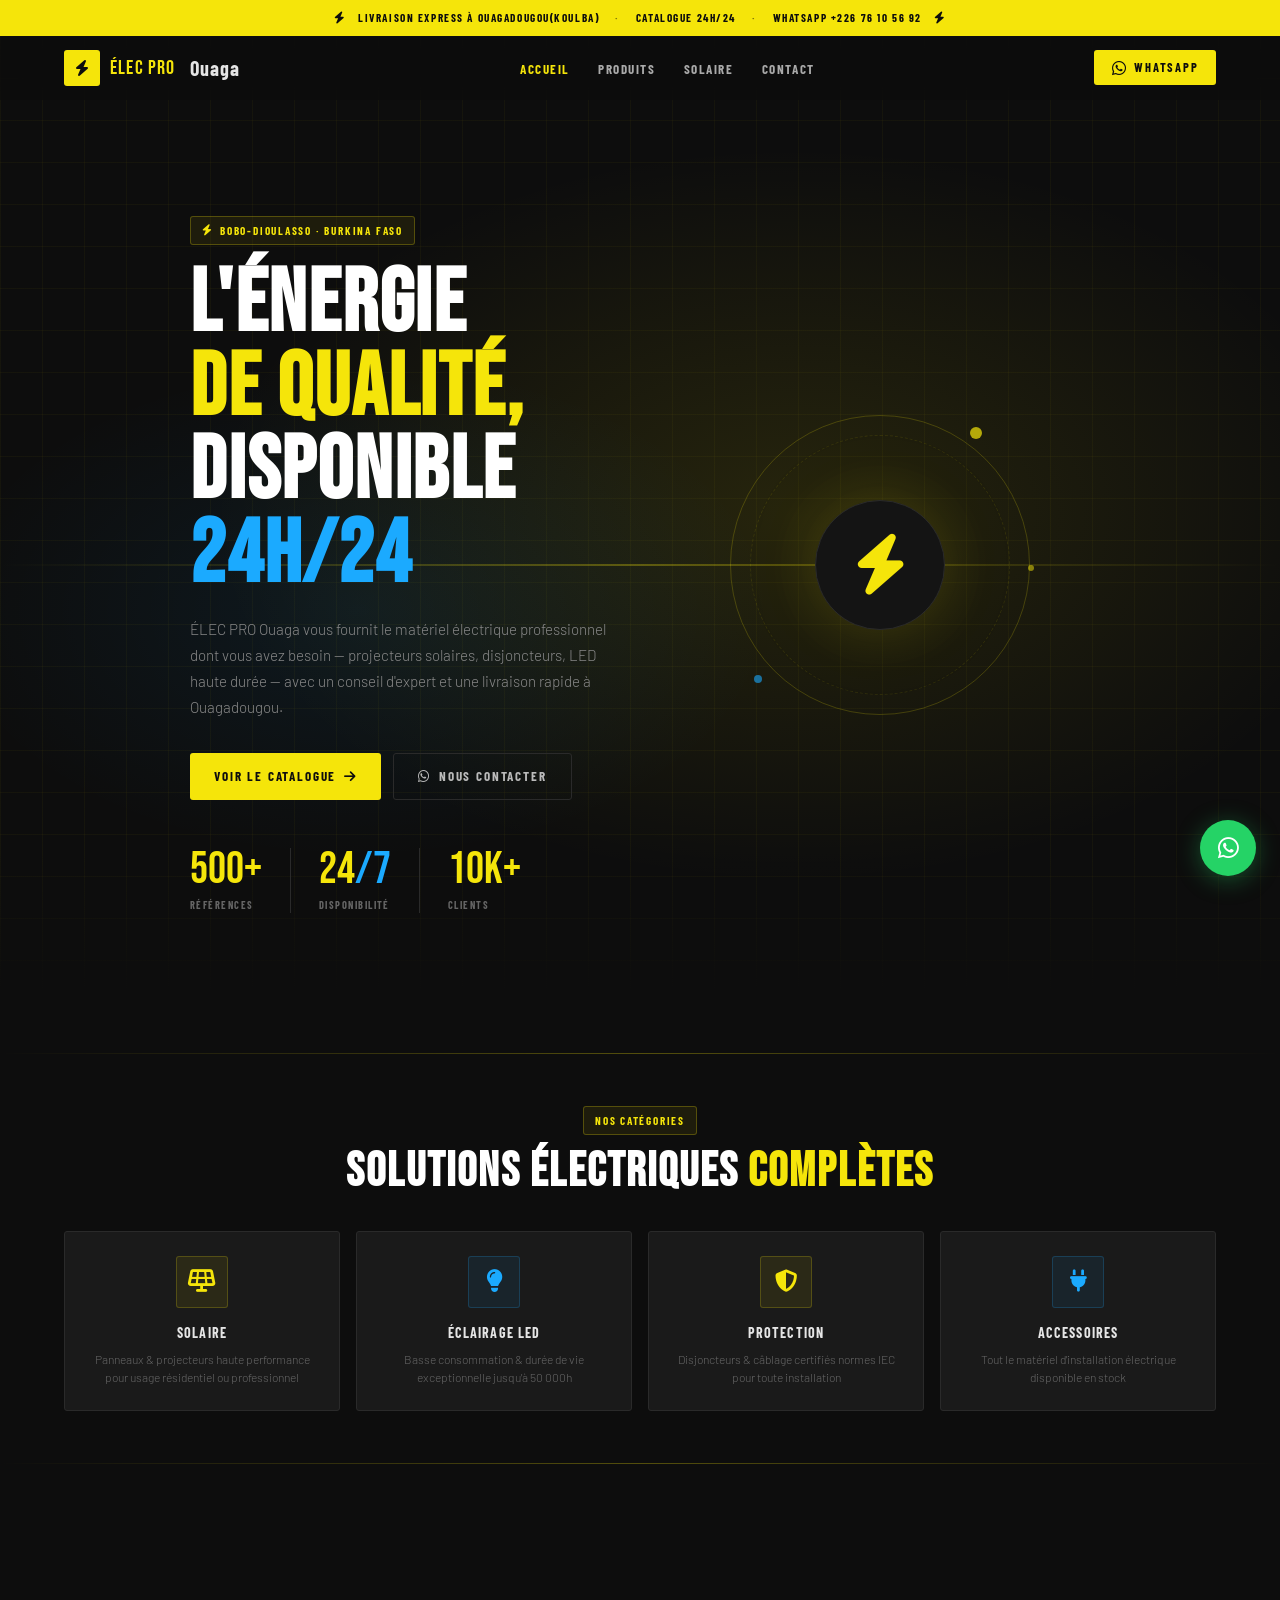
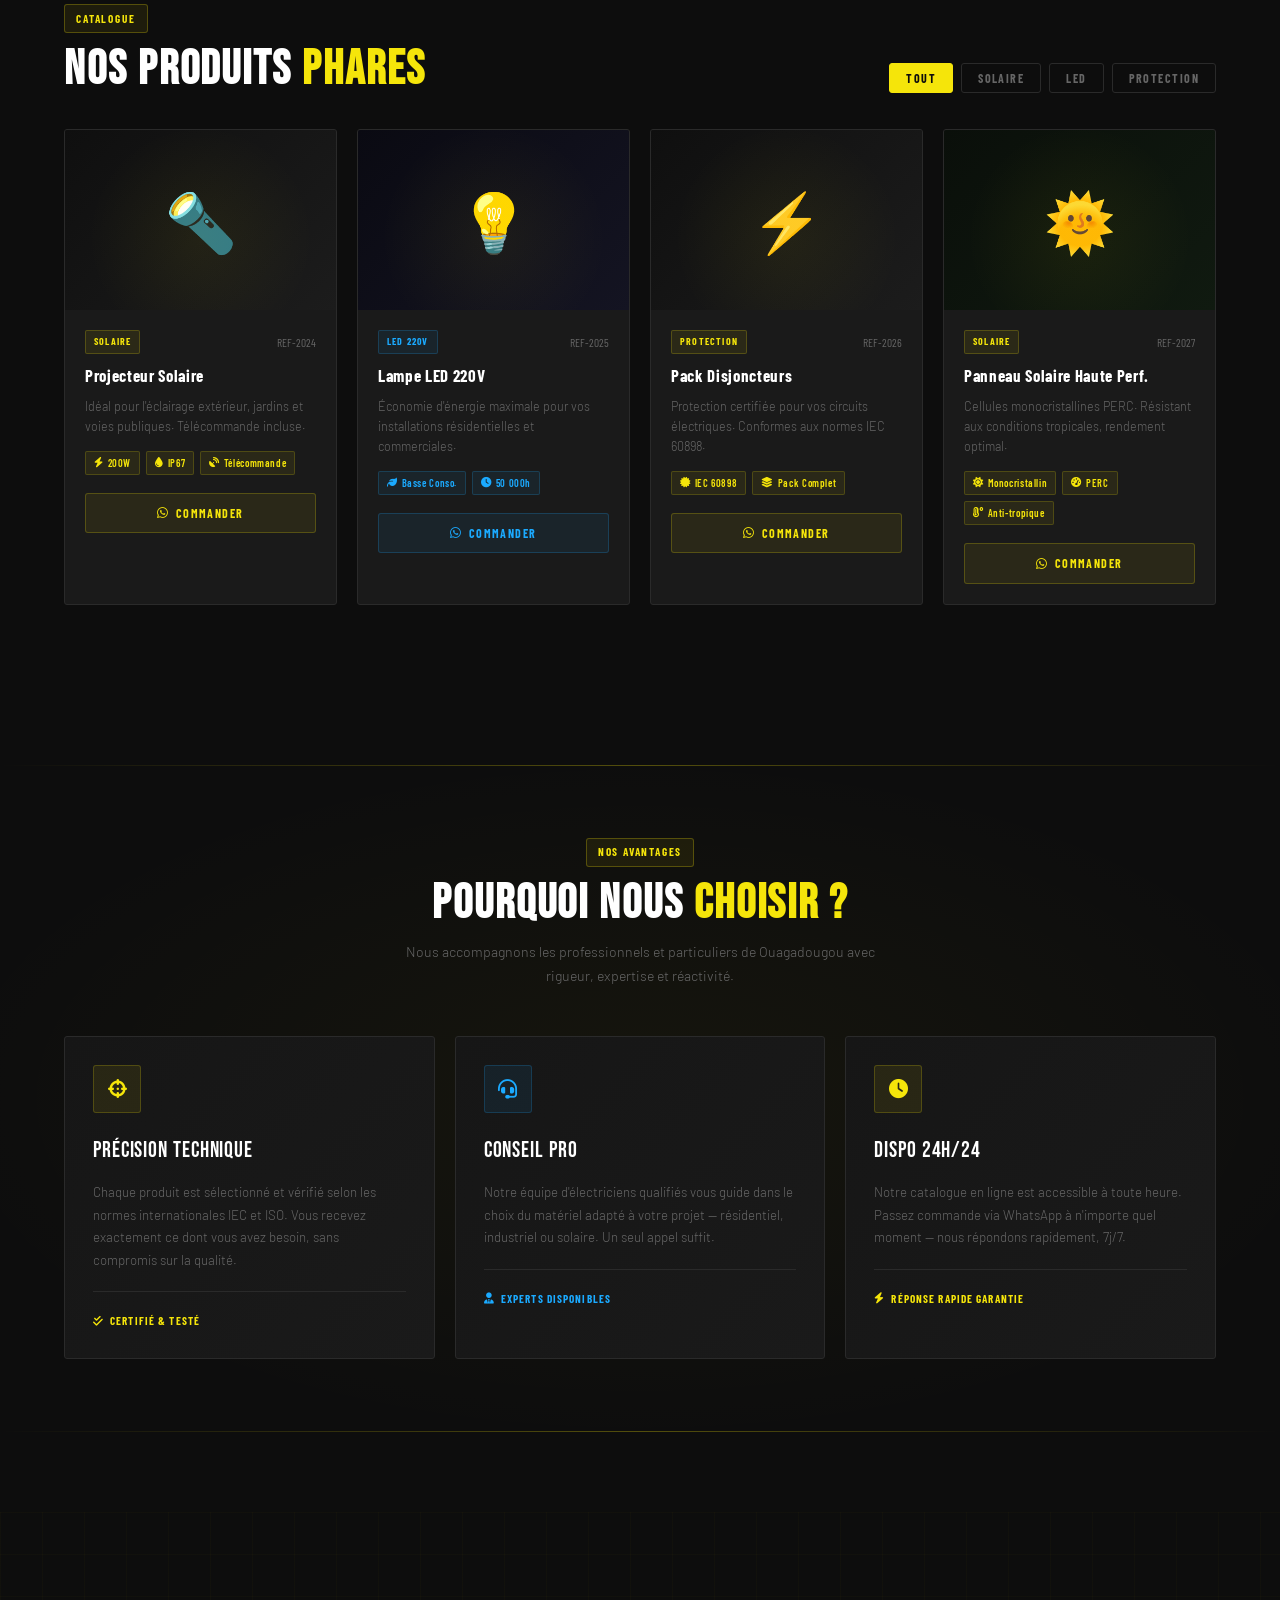
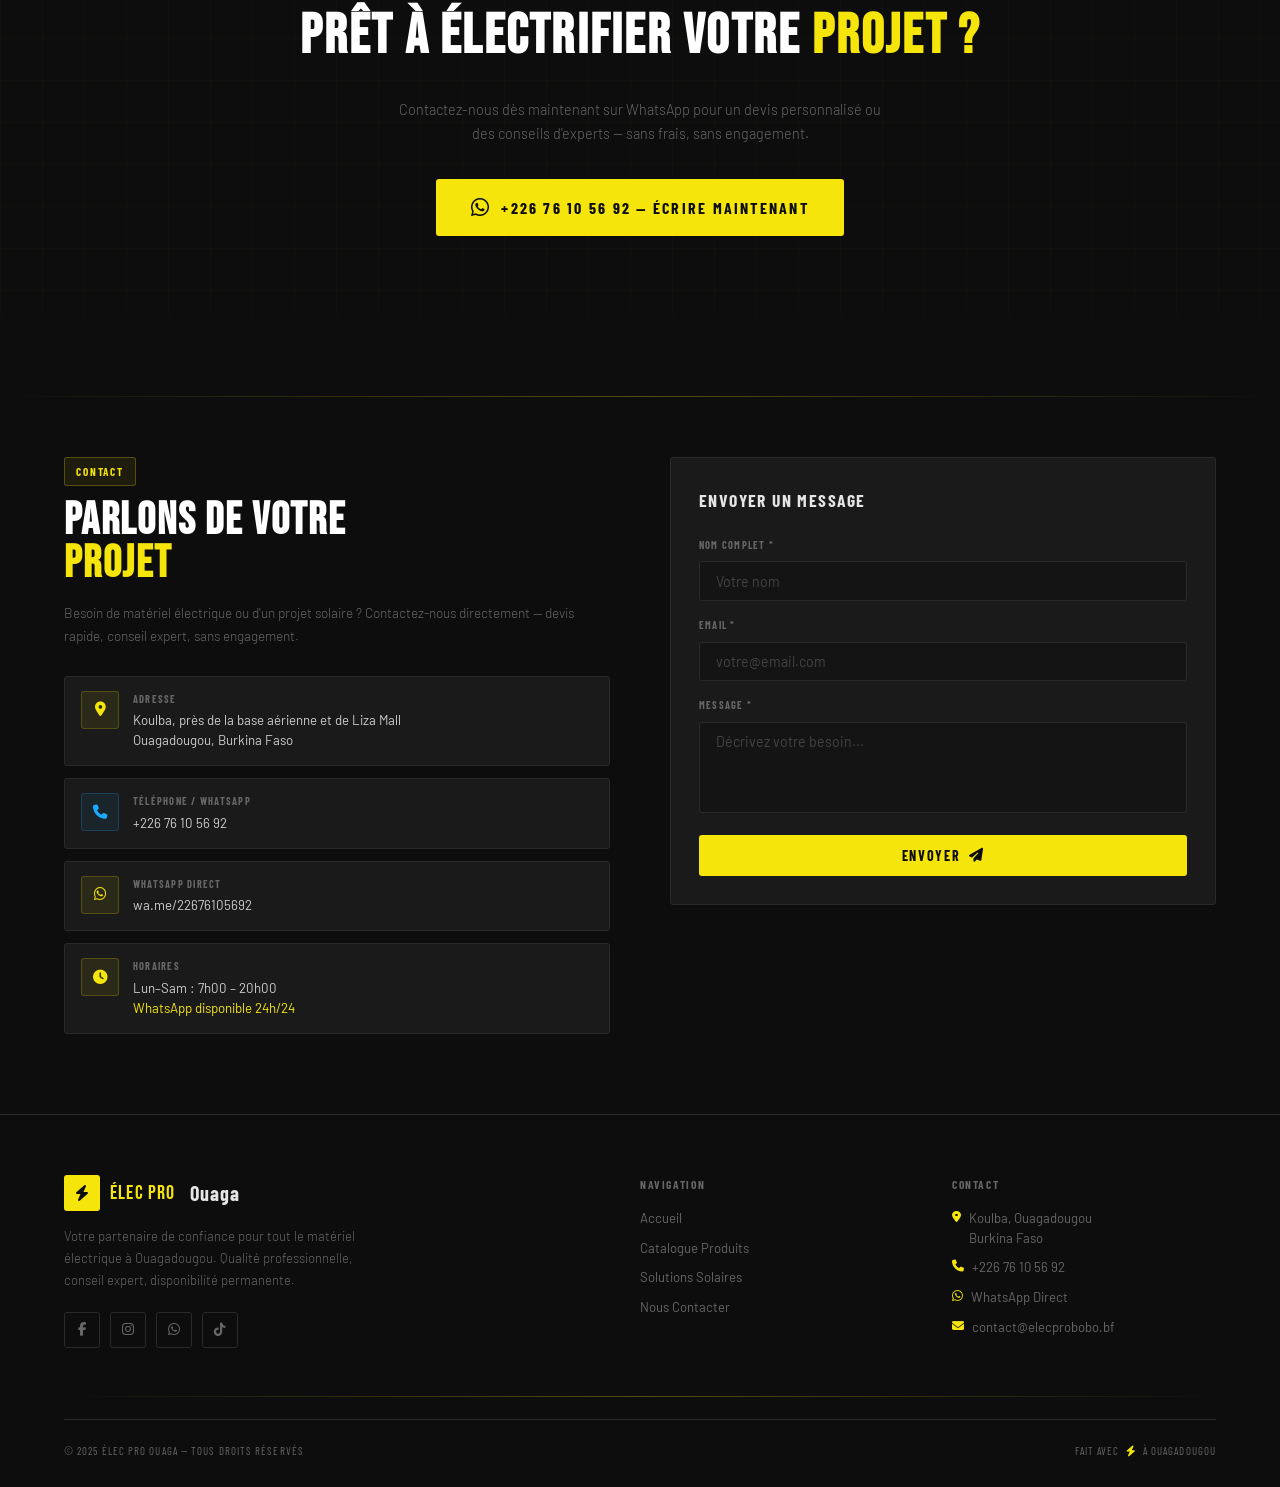
<file: elec-pro-bobo.html>
<!DOCTYPE html>
<html lang="fr">
<head>
  <meta charset="UTF-8" />
  <meta name="viewport" content="width=device-width, initial-scale=1.0" />
  <title>ÉLEC PRO BOBO – Matériel Électrique · Ouagadougou</title>
  <link rel="preconnect" href="https://fonts.googleapis.com" />
  <link rel="preconnect" href="https://fonts.gstatic.com" crossorigin />
  <link href="https://fonts.googleapis.com/css2?family=Bebas+Neue&family=Barlow:wght@300;400;500;600;700&family=Barlow+Condensed:wght@400;500;600;700&display=swap" rel="stylesheet" />
  <link rel="stylesheet" href="https://cdnjs.cloudflare.com/ajax/libs/font-awesome/6.5.0/css/all.min.css" />

  <style>
    /* ═══════════════════════════════════════════
       RESET & VARIABLES
    ═══════════════════════════════════════════ */
    *, *::before, *::after { box-sizing: border-box; margin: 0; padding: 0; }

    :root {
      --volt:        #F5E50A;
      --volt-dark:   #C9BC00;
      --energy:      #1BAAFF;
      --dark:        #0D0D0D;
      --surface:     #141414;
      --card:        #1A1A1A;
      --border:      #2A2A2A;
      --muted:       #666;
      --text:        #E5E5E5;
      --font-display:'Bebas Neue', sans-serif;
      --font-cond:   'Barlow Condensed', sans-serif;
      --font-body:   'Barlow', sans-serif;
      --nav-h:       64px;
      --announce-h:  36px;
      --radius:      3px;
      --transition:  .3s cubic-bezier(.22,1,.36,1);
    }

    html { scroll-behavior: smooth; background: var(--dark); color: var(--text); overflow-x: hidden; }
    body { font-family: var(--font-body); font-size: 15px; line-height: 1.6; overflow-x: hidden; }
    a { color: inherit; text-decoration: none; }
    ul { list-style: none; }
    button { cursor: pointer; font-family: var(--font-body); }
    img { display: block; max-width: 100%; }

    /* ═══════════════════════════════════════════
       SCROLLBAR
    ═══════════════════════════════════════════ */
    ::-webkit-scrollbar { width: 6px; }
    ::-webkit-scrollbar-track { background: var(--dark); }
    ::-webkit-scrollbar-thumb { background: #333; border-radius: 3px; }
    ::-webkit-scrollbar-thumb:hover { background: var(--volt); }

    /* ═══════════════════════════════════════════
       UTILITIES
    ═══════════════════════════════════════════ */
    .container { max-width: 1200px; margin: 0 auto; padding: 0 24px; }
    .sr-only { position: absolute; width: 1px; height: 1px; overflow: hidden; clip: rect(0,0,0,0); }

    .volt-divider {
      height: 1px;
      background: linear-gradient(90deg, transparent, rgba(245,229,10,.3), transparent);
    }

    /* ═══════════════════════════════════════════
       TYPOGRAPHY HELPERS
    ═══════════════════════════════════════════ */
    .label-tag {
      display: inline-flex; align-items: center; gap: 6px;
      font-family: var(--font-cond); font-weight: 700;
      font-size: .7rem; letter-spacing: .16em; text-transform: uppercase;
      color: var(--volt);
      background: rgba(245,229,10,.07);
      border: 1px solid rgba(245,229,10,.25);
      padding: .28rem .7rem; border-radius: var(--radius);
    }

    .section-title {
      font-family: var(--font-display);
      font-size: clamp(2rem, 4.5vw, 3rem);
      letter-spacing: .04em; line-height: .95;
      color: #fff;
    }
    .section-title span.volt  { color: var(--volt); }
    .section-title span.energy{ color: var(--energy); }

    /* ═══════════════════════════════════════════
       REVEAL ANIMATION
    ═══════════════════════════════════════════ */
    .reveal {
      opacity: 0;
      transform: translateY(28px);
      transition: opacity .65s var(--transition), transform .65s var(--transition);
    }
    .reveal.visible { opacity: 1; transform: translateY(0); }

    /* ═══════════════════════════════════════════
       ANNOUNCE BAR
    ═══════════════════════════════════════════ */
    .announce-bar {
      height: var(--announce-h);
      background: var(--volt);
      color: var(--dark);
      display: flex; align-items: center; justify-content: center;
      gap: 12px;
      font-family: var(--font-cond); font-weight: 700;
      font-size: .7rem; letter-spacing: .14em; text-transform: uppercase;
      position: relative; z-index: 50;
      transition: transform .35s ease, opacity .35s ease;
      overflow: hidden;
    }
    .announce-bar i { font-size: .75rem; }
    .announce-bar .sep { opacity: .5; margin: 0 4px; }

    /* ═══════════════════════════════════════════
       NAVBAR
    ═══════════════════════════════════════════ */
    #navbar {
      position: fixed;
      left: 0; right: 0;
      height: var(--nav-h);
      top: var(--announce-h);
      z-index: 40;
      background: rgba(13,13,13,.72);
      backdrop-filter: blur(14px);
      -webkit-backdrop-filter: blur(14px);
      border-bottom: 1px solid transparent;
      transition: top .35s ease, background .35s ease, border-color .35s ease, box-shadow .35s ease;
    }
    #navbar.scrolled {
      background: rgba(13,13,13,.97);
      border-color: rgba(245,229,10,.12);
      box-shadow: 0 2px 30px rgba(0,0,0,.5);
    }
    .nav-inner {
      height: 100%;
      display: flex; align-items: center; justify-content: space-between;
    }

    /* Logo */
    .nav-logo {
      display: flex; align-items: center; gap: 10px;
    }
    .nav-logo .bolt-box {
      width: 36px; height: 36px;
      background: var(--volt);
      border-radius: var(--radius);
      display: flex; align-items: center; justify-content: center;
      transition: background var(--transition);
    }
    .nav-logo:hover .bolt-box { background: var(--volt-dark); }
    .nav-logo .bolt-box i { color: var(--dark); font-size: 1rem; }
    .nav-logo .logo-text-volt {
      font-family: var(--font-display);
      font-size: 1.25rem; letter-spacing: .06em;
      color: var(--volt);
    }
    .nav-logo .logo-text-white {
      font-family: var(--font-cond); font-weight: 700;
      font-size: 1.25rem; letter-spacing: .06em;
      color: var(--text); margin-left: 4px;
    }

    /* Desktop nav links */
    .nav-links {
      display: flex; align-items: center; gap: 28px;
    }
    .nav-links a {
      font-family: var(--font-cond); font-weight: 700;
      font-size: .82rem; letter-spacing: .12em; text-transform: uppercase;
      color: #aaa;
      transition: color .25s ease;
      position: relative;
    }
    .nav-links a::after {
      content: '';
      position: absolute; bottom: -4px; left: 0; right: 0; height: 1px;
      background: var(--volt);
      transform: scaleX(0); transform-origin: left;
      transition: transform .3s ease;
    }
    .nav-links a:hover { color: var(--volt); }
    .nav-links a:hover::after { transform: scaleX(1); }

    /* CTA button */
    .btn-wa {
      display: inline-flex; align-items: center; gap: 7px;
      background: var(--volt); color: var(--dark);
      font-family: var(--font-cond); font-weight: 700;
      font-size: .78rem; letter-spacing: .14em; text-transform: uppercase;
      padding: .5rem 1.1rem; border-radius: var(--radius);
      border: none;
      transition: background .25s ease, box-shadow .25s ease;
      animation: pulse-ring 2.2s cubic-bezier(.36,.07,.19,.97) infinite;
    }
    .btn-wa:hover { background: var(--volt-dark); }
    .btn-wa i { font-size: 1rem; }

    /* Hamburger */
    #hamburger {
      display: none;
      flex-direction: column; gap: 5px;
      background: none; border: none;
      padding: 6px; cursor: pointer;
    }
    .ham-line {
      display: block; height: 2px; background: var(--text);
      border-radius: 1px;
      transition: transform .3s ease, opacity .3s ease, width .3s ease;
    }
    .ham-line:nth-child(1) { width: 22px; }
    .ham-line:nth-child(2) { width: 16px; }
    .ham-line:nth-child(3) { width: 22px; }
    #hamburger.open .ham-line:nth-child(1) { transform: translateY(7px) rotate(45deg); width: 22px; }
    #hamburger.open .ham-line:nth-child(2) { opacity: 0; transform: scaleX(0); }
    #hamburger.open .ham-line:nth-child(3) { transform: translateY(-7px) rotate(-45deg); width: 22px; }

    /* ═══════════════════════════════════════════
       MOBILE DRAWER
    ═══════════════════════════════════════════ */
    #mob-overlay {
      position: fixed; inset: 0;
      background: rgba(0,0,0,.72);
      backdrop-filter: blur(4px);
      z-index: 998;
      opacity: 0; pointer-events: none;
      transition: opacity .35s ease;
    }
    #mob-overlay.show { opacity: 1; pointer-events: all; }

    #mob-drawer {
      position: fixed; top: 0; right: 0;
      width: 280px; height: 100%;
      background: var(--surface);
      border-left: 1px solid var(--border);
      z-index: 999;
      transform: translateX(100%);
      transition: transform .4s var(--transition);
      padding: 80px 28px 28px;
      display: flex; flex-direction: column; gap: 0;
    }
    #mob-drawer.show { transform: translateX(0); }

    .drawer-logo {
      display: flex; align-items: center; gap: 8px; margin-bottom: 28px;
    }
    .drawer-logo .bolt-box {
      width: 32px; height: 32px; background: var(--volt);
      border-radius: var(--radius);
      display: flex; align-items: center; justify-content: center;
    }
    .drawer-logo .bolt-box i { color: var(--dark); font-size: .9rem; }
    .drawer-logo span {
      font-family: var(--font-display); font-size: 1.1rem;
      letter-spacing: .06em; color: var(--volt);
    }

    #drawer-close {
      position: absolute; top: 20px; right: 20px;
      background: none; border: 1px solid var(--border);
      color: #777; width: 36px; height: 36px;
      border-radius: var(--radius);
      display: flex; align-items: center; justify-content: center;
      transition: color .25s ease, border-color .25s ease;
    }
    #drawer-close:hover { color: var(--volt); border-color: var(--volt); }

    .drawer-nav { display: flex; flex-direction: column; flex: 1; }
    .drawer-nav a {
      display: block; padding: 14px 0;
      border-bottom: 1px solid var(--border);
      font-family: var(--font-cond); font-weight: 700;
      font-size: .95rem; letter-spacing: .12em; text-transform: uppercase;
      color: #aaa; transition: color .25s ease, padding-left .25s ease;
    }
    .drawer-nav a:hover { color: var(--volt); padding-left: 6px; }

    .drawer-wa {
      display: flex; align-items: center; justify-content: center; gap: 8px;
      margin-top: 24px;
      background: var(--volt); color: var(--dark);
      font-family: var(--font-cond); font-weight: 700;
      font-size: .9rem; letter-spacing: .12em; text-transform: uppercase;
      padding: 14px; border-radius: var(--radius);
      transition: background .25s ease;
    }
    .drawer-wa:hover { background: var(--volt-dark); }

    /* ═══════════════════════════════════════════
       HERO
    ═══════════════════════════════════════════ */
    #accueil {
      min-height: 100vh;
      padding-top: calc(var(--announce-h) + var(--nav-h));
      position: relative; overflow: hidden;
      display: flex; align-items: center;
    }

    .hero-grid {
      position: absolute; inset: 0; pointer-events: none;
      background-image:
        linear-gradient(rgba(245,229,10,.04) 1px, transparent 1px),
        linear-gradient(90deg, rgba(245,229,10,.04) 1px, transparent 1px);
      background-size: 42px 42px;
    }
    .hero-glow {
      position: absolute; inset: 0; pointer-events: none;
      background: radial-gradient(ellipse 65% 55% at 62% 50%, rgba(245,229,10,.11) 0%, transparent 70%);
    }
    .hero-glow-blue {
      position: absolute; inset: 0; pointer-events: none;
      background: radial-gradient(ellipse 50% 40% at 28% 60%, rgba(27,170,255,.08) 0%, transparent 65%);
    }
    .hero-fade-bottom {
      position: absolute; bottom: 0; left: 0; right: 0; height: 140px; pointer-events: none;
      background: linear-gradient(transparent, var(--dark));
    }
    .voltage-scan {
      position: absolute; left: 0; right: 0; height: 2px;
      background: linear-gradient(90deg, transparent, var(--volt), transparent);
      animation: scan 4s linear infinite; opacity: .3; pointer-events: none;
    }

    .hero-inner {
      position: relative; z-index: 1; width: 100%;
      display: grid; grid-template-columns: 1fr 1fr;
      gap: 60px; align-items: center;
      padding: 80px 0;
    }

    .hero-heading {
      font-family: var(--font-display);
      font-size: clamp(3rem, 7vw, 5.5rem);
      line-height: .95; letter-spacing: .02em;
      color: #fff; margin: 18px 0 20px;
    }
    .hero-heading .c-volt   { color: var(--volt); }
    .hero-heading .c-energy { color: var(--energy); }

    .hero-desc {
      font-weight: 300; color: #888; font-size: .95rem;
      line-height: 1.7; max-width: 420px; margin-bottom: 32px;
    }

    .hero-btns { display: flex; flex-wrap: wrap; gap: 12px; margin-bottom: 48px; }

    .btn-primary {
      display: inline-flex; align-items: center; gap: 8px;
      background: var(--volt); color: var(--dark);
      font-family: var(--font-cond); font-weight: 700;
      font-size: .82rem; letter-spacing: .14em; text-transform: uppercase;
      padding: .75rem 1.5rem; border-radius: var(--radius); border: none;
      transition: background .25s ease;
    }
    .btn-primary:hover { background: var(--volt-dark); }

    .btn-outline {
      display: inline-flex; align-items: center; gap: 8px;
      background: transparent; color: #bbb;
      font-family: var(--font-cond); font-weight: 700;
      font-size: .82rem; letter-spacing: .14em; text-transform: uppercase;
      padding: .75rem 1.5rem; border-radius: var(--radius);
      border: 1px solid var(--border);
      transition: color .25s ease, border-color .25s ease;
    }
    .btn-outline:hover { color: var(--volt); border-color: var(--volt); }

    /* Stats */
    .hero-stats { display: flex; gap: 28px; flex-wrap: wrap; }
    .stat-sep { width: 1px; background: var(--border); align-self: stretch; }
    .stat-num {
      font-family: var(--font-display);
      font-size: 2.8rem; line-height: 1; color: var(--volt);
    }
    .stat-num .c-energy { color: var(--energy); }
    .stat-label {
      font-family: var(--font-cond); font-weight: 700;
      font-size: .65rem; letter-spacing: .14em; text-transform: uppercase;
      color: var(--muted); margin-top: 4px;
    }

    /* Hero visual */
    .hero-visual {
      display: flex; align-items: center; justify-content: center;
    }
    .orbit-wrap {
      position: relative; width: 300px; height: 300px;
      animation: float 3.5s ease-in-out infinite;
    }
    .orbit-ring-1 {
      position: absolute; inset: 0;
      border-radius: 50%; border: 1px solid rgba(245,229,10,.2);
    }
    .orbit-ring-2 {
      position: absolute; inset: 20px;
      border-radius: 50%; border: 1px dashed rgba(245,229,10,.1);
    }
    .orbit-center {
      position: absolute; inset: 0;
      display: flex; align-items: center; justify-content: center;
    }
    .orbit-icon {
      width: 130px; height: 130px;
      background: var(--surface);
      border: 1px solid var(--border);
      border-radius: 50%;
      display: flex; align-items: center; justify-content: center;
      box-shadow: 0 0 60px rgba(245,229,10,.14), 0 0 120px rgba(245,229,10,.05);
    }
    .orbit-icon i { font-size: 3.8rem; color: var(--volt); }
    .dot {
      position: absolute; border-radius: 50%;
      animation: float 3s ease-in-out infinite;
    }
    .dot-1 { width: 12px; height: 12px; background: var(--volt); top: 12px; right: 48px; opacity: .7; animation-delay: 0s; }
    .dot-2 { width: 8px;  height: 8px;  background: var(--energy); bottom: 32px; left: 24px; opacity: .6; animation-delay: .6s; }
    .dot-3 { width: 6px;  height: 6px;  background: var(--volt); top: 50%; right: -4px; opacity: .5; animation-delay: 1.1s; }

    /* ═══════════════════════════════════════════
       CATEGORIES
    ═══════════════════════════════════════════ */
    #solaire { padding: 60px 0; }
    .cat-grid {
      display: grid; grid-template-columns: repeat(4, 1fr); gap: 16px;
    }
    .cat-card {
      background: var(--card);
      border: 1px solid var(--border);
      border-radius: var(--radius);
      padding: 24px 18px;
      text-align: center;
      cursor: pointer;
      position: relative; overflow: hidden;
      transition: border-color var(--transition), box-shadow var(--transition), transform var(--transition);
    }
    .cat-card::before {
      content: ''; position: absolute; top: 0; left: 0; right: 0; height: 2px;
      opacity: 0; transition: opacity .3s ease;
    }
    .cat-card.volt-accent::before  { background: linear-gradient(90deg, transparent, var(--volt), transparent); }
    .cat-card.blue-accent::before  { background: linear-gradient(90deg, transparent, var(--energy), transparent); }
    .cat-card:hover { border-color: rgba(245,229,10,.2); box-shadow: 0 8px 30px rgba(0,0,0,.35); transform: translateY(-4px); }
    .cat-card:hover::before { opacity: 1; }

    .cat-icon {
      width: 52px; height: 52px; border-radius: var(--radius);
      display: flex; align-items: center; justify-content: center;
      margin: 0 auto 14px; font-size: 1.4rem;
    }
    .cat-icon.vi { background: rgba(245,229,10,.08); border: 1px solid rgba(245,229,10,.2); color: var(--volt); }
    .cat-icon.ei { background: rgba(27,170,255,.08); border: 1px solid rgba(27,170,255,.2); color: var(--energy); }

    .cat-name {
      font-family: var(--font-cond); font-weight: 700;
      font-size: .88rem; letter-spacing: .08em; text-transform: uppercase;
      color: var(--text); margin-bottom: 6px;
    }
    .cat-desc { font-size: .75rem; color: var(--muted); font-weight: 300; line-height: 1.5; }

    /* ═══════════════════════════════════════════
       PRODUCTS
    ═══════════════════════════════════════════ */
    #produits { padding: 80px 0; }

    .products-header {
      display: flex; align-items: flex-end; justify-content: space-between;
      gap: 24px; flex-wrap: wrap; margin-bottom: 36px;
    }

    .filter-row { display: flex; gap: 8px; flex-wrap: wrap; }
    .filter-btn {
      font-family: var(--font-cond); font-weight: 700;
      font-size: .75rem; letter-spacing: .12em; text-transform: uppercase;
      background: transparent; color: var(--muted);
      border: 1px solid var(--border);
      padding: .42rem 1rem; border-radius: var(--radius);
      transition: all .25s ease;
    }
    .filter-btn:hover { color: var(--text); border-color: #444; }
    .filter-btn.active { background: var(--volt); color: var(--dark); border-color: var(--volt); }

    .products-grid {
      display: grid; grid-template-columns: repeat(4, 1fr); gap: 20px;
    }

    .product-card {
      background: var(--card);
      border: 1px solid var(--border);
      border-radius: var(--radius);
      overflow: hidden;
      transition: transform var(--transition), box-shadow var(--transition), border-color var(--transition);
      transform-style: preserve-3d; perspective: 600px;
    }
    .product-card:hover {
      transform: translateY(-8px) scale(1.01);
      box-shadow: 0 24px 60px rgba(0,0,0,.5), 0 0 0 1px rgba(245,229,10,.2);
      border-color: rgba(245,229,10,.25);
    }
    .product-card.hidden { display: none !important; }

    .prod-img {
      height: 180px;
      display: flex; align-items: center; justify-content: center;
      background: linear-gradient(135deg, #0f0f0f 0%, #1c1c1c 100%);
      font-size: 3.6rem; position: relative; overflow: hidden;
    }
    .prod-img::after {
      content: ''; position: absolute; inset: 0;
      background: radial-gradient(circle at 50% 60%, rgba(245,229,10,.06) 0%, transparent 65%);
      transition: background .3s ease;
    }
    .product-card:hover .prod-img::after {
      background: radial-gradient(circle at 50% 60%, rgba(245,229,10,.13) 0%, transparent 65%);
    }
    .prod-img.blue-bg { background: linear-gradient(135deg, #0a0a12 0%, #141422 100%); }
    .prod-img.green-bg { background: linear-gradient(135deg, #0a0f0a 0%, #101a10 100%); }

    .prod-body { padding: 20px; }
    .prod-meta {
      display: flex; align-items: center; justify-content: space-between; margin-bottom: 8px;
    }
    .prod-badge {
      font-family: var(--font-cond); font-weight: 700;
      font-size: .62rem; letter-spacing: .12em; text-transform: uppercase;
      padding: .2rem .5rem; border-radius: 2px;
    }
    .badge-volt  { color: var(--volt);   background: rgba(245,229,10,.08); border: 1px solid rgba(245,229,10,.2); }
    .badge-energy{ color: var(--energy); background: rgba(27,170,255,.08); border: 1px solid rgba(27,170,255,.2); }

    .prod-ref { font-family: var(--font-cond); font-size: .72rem; color: var(--muted); }

    .prod-title {
      font-family: var(--font-cond); font-weight: 700;
      font-size: 1.05rem; letter-spacing: .04em;
      color: #fff; margin-bottom: 8px;
    }
    .prod-desc {
      font-size: .78rem; color: var(--muted); font-weight: 300;
      line-height: 1.6; margin-bottom: 14px;
    }

    .spec-row { display: flex; flex-wrap: wrap; gap: 6px; margin-bottom: 18px; }
    .spec-pill {
      display: inline-flex; align-items: center; gap: 4px;
      font-family: var(--font-cond); font-size: .65rem;
      font-weight: 600; letter-spacing: .06em;
      color: var(--volt);
      background: rgba(245,229,10,.07); border: 1px solid rgba(245,229,10,.18);
      padding: .18rem .5rem; border-radius: 2px;
    }
    .spec-pill.blue {
      color: var(--energy);
      background: rgba(27,170,255,.07); border-color: rgba(27,170,255,.2);
    }

    .prod-btn {
      display: flex; align-items: center; justify-content: center; gap: 6px;
      width: 100%; padding: .6rem;
      font-family: var(--font-cond); font-weight: 700;
      font-size: .75rem; letter-spacing: .12em; text-transform: uppercase;
      border-radius: var(--radius); border: 1px solid;
      transition: background .25s ease, color .25s ease;
    }
    .prod-btn.volt-btn {
      color: var(--volt); background: rgba(245,229,10,.07); border-color: rgba(245,229,10,.22);
    }
    .prod-btn.volt-btn:hover { background: var(--volt); color: var(--dark); }
    .prod-btn.energy-btn {
      color: var(--energy); background: rgba(27,170,255,.07); border-color: rgba(27,170,255,.22);
    }
    .prod-btn.energy-btn:hover { background: var(--energy); color: var(--dark); }

    /* ═══════════════════════════════════════════
       WHY US
    ═══════════════════════════════════════════ */
    #pourquoi { padding: 80px 0; position: relative; }
    #pourquoi .bg-glow {
      position: absolute; inset: 0; pointer-events: none;
      background: radial-gradient(ellipse 80% 60% at 50% 50%, rgba(245,229,10,.04) 0%, transparent 70%);
    }

    .why-grid { display: grid; grid-template-columns: repeat(3, 1fr); gap: 20px; }

    .why-card {
      background: linear-gradient(135deg, #161616 0%, var(--card) 100%);
      border: 1px solid var(--border);
      border-radius: var(--radius); padding: 28px;
      position: relative; overflow: hidden;
      transition: border-color var(--transition), box-shadow var(--transition);
    }
    .why-card::before {
      content: ''; position: absolute; top: 0; left: 0; right: 0; height: 2px;
      opacity: 0; transition: opacity .3s ease;
    }
    .why-card.wv::before  { background: linear-gradient(90deg, transparent, var(--volt), transparent); }
    .why-card.we::before  { background: linear-gradient(90deg, transparent, var(--energy), transparent); }
    .why-card:hover::before { opacity: 1; }
    .why-card:hover { border-color: rgba(245,229,10,.2); box-shadow: 0 12px 40px rgba(0,0,0,.4); }

    .why-icon {
      width: 48px; height: 48px; border-radius: var(--radius);
      display: flex; align-items: center; justify-content: center;
      font-size: 1.2rem; margin-bottom: 20px;
    }
    .why-icon.vi { background: rgba(245,229,10,.08); border: 1px solid rgba(245,229,10,.2); color: var(--volt); }
    .why-icon.ei { background: rgba(27,170,255,.08); border: 1px solid rgba(27,170,255,.2); color: var(--energy); }

    .why-title {
      font-family: var(--font-display);
      font-size: 1.4rem; letter-spacing: .04em;
      color: #fff; margin-bottom: 12px;
    }
    .why-text { font-size: .83rem; color: var(--muted); font-weight: 300; line-height: 1.7; }
    .why-footer {
      display: flex; align-items: center; gap: 6px;
      margin-top: 20px; padding-top: 20px;
      border-top: 1px solid var(--border);
      font-family: var(--font-cond); font-weight: 700;
      font-size: .7rem; letter-spacing: .1em; text-transform: uppercase;
    }
    .why-footer.wv { color: var(--volt); }
    .why-footer.we { color: var(--energy); }

    /* ═══════════════════════════════════════════
       CTA BANNER
    ═══════════════════════════════════════════ */
    #cta {
      padding: 80px 0; position: relative; overflow: hidden;
    }
    #cta .cta-grid {
      position: absolute; inset: 0;
      background-image:
        linear-gradient(rgba(245,229,10,.04) 1px, transparent 1px),
        linear-gradient(90deg, rgba(245,229,10,.04) 1px, transparent 1px);
      background-size: 42px 42px;
      opacity: .55;
    }
    .cta-inner { position: relative; z-index: 1; text-align: center; }
    .cta-title {
      font-family: var(--font-display);
      font-size: clamp(2rem, 5vw, 3.5rem);
      letter-spacing: .04em; color: #fff; margin-bottom: 16px;
    }
    .cta-desc { font-size: .9rem; color: var(--muted); font-weight: 300; max-width: 500px; margin: 0 auto 32px; line-height: 1.7; }
    .cta-btn {
      display: inline-flex; align-items: center; gap: 10px;
      background: var(--volt); color: var(--dark);
      font-family: var(--font-cond); font-weight: 700;
      font-size: 1rem; letter-spacing: .14em; text-transform: uppercase;
      padding: 1rem 2.2rem; border-radius: var(--radius); border: none;
      animation: pulse-ring 2.2s cubic-bezier(.36,.07,.19,.97) infinite;
      transition: background .25s ease;
    }
    .cta-btn:hover { background: var(--volt-dark); }
    .cta-btn i { font-size: 1.3rem; }

    /* ═══════════════════════════════════════════
       CONTACT
    ═══════════════════════════════════════════ */
    #contact { padding: 80px 0; }
    .contact-grid {
      display: grid; grid-template-columns: 1fr 1fr; gap: 60px; align-items: start;
    }

    .contact-info-title {
      font-family: var(--font-display);
      font-size: clamp(1.8rem, 3.5vw, 2.8rem);
      letter-spacing: .04em; color: #fff; margin-bottom: 16px; line-height: .95;
    }
    .contact-intro { font-size: .85rem; color: var(--muted); font-weight: 300; line-height: 1.7; margin-bottom: 28px; }

    .info-cards { display: flex; flex-direction: column; gap: 12px; }
    .info-card {
      display: flex; align-items: flex-start; gap: 14px;
      background: var(--card); border: 1px solid var(--border);
      border-radius: var(--radius); padding: 14px 16px;
      transition: border-color var(--transition);
    }
    .info-card:hover { border-color: rgba(245,229,10,.2); }
    .info-card-icon {
      width: 38px; height: 38px; border-radius: var(--radius);
      display: flex; align-items: center; justify-content: center;
      flex-shrink: 0; font-size: .9rem;
    }
    .info-card-icon.vi { background: rgba(245,229,10,.08); border: 1px solid rgba(245,229,10,.2); color: var(--volt); }
    .info-card-icon.ei { background: rgba(27,170,255,.08); border: 1px solid rgba(27,170,255,.2); color: var(--energy); }
    .info-card-label {
      font-family: var(--font-cond); font-weight: 700;
      font-size: .65rem; letter-spacing: .12em; text-transform: uppercase;
      color: var(--muted); margin-bottom: 4px;
    }
    .info-card-value { font-size: .83rem; color: #ccc; line-height: 1.5; }
    .info-card-value a { transition: color .25s ease; }
    .info-card-value a:hover { color: var(--volt); }

    /* Contact form */
    .contact-form-box {
      background: var(--card); border: 1px solid var(--border);
      border-radius: var(--radius); padding: 28px;
    }
    .form-title {
      font-family: var(--font-cond); font-weight: 700;
      font-size: 1.1rem; letter-spacing: .08em; text-transform: uppercase;
      color: var(--text); margin-bottom: 22px;
    }
    .form-group { margin-bottom: 16px; }
    .form-label {
      display: block;
      font-family: var(--font-cond); font-weight: 700;
      font-size: .65rem; letter-spacing: .12em; text-transform: uppercase;
      color: var(--muted); margin-bottom: 8px;
    }
    .form-input {
      width: 100%; background: var(--surface);
      border: 1px solid var(--border); border-radius: var(--radius);
      color: var(--text); font-family: var(--font-body); font-size: .88rem;
      padding: .65rem 1rem; outline: none;
      transition: border-color .25s ease, box-shadow .25s ease;
    }
    .form-input:focus {
      border-color: var(--volt);
      box-shadow: 0 0 0 3px rgba(245,229,10,.09);
    }
    .form-input::placeholder { color: #444; }
    textarea.form-input { resize: none; }

    .form-success {
      display: none; text-align: center;
      font-family: var(--font-cond); font-weight: 700;
      font-size: .82rem; letter-spacing: .08em;
      color: var(--volt);
      background: rgba(245,229,10,.07); border: 1px solid rgba(245,229,10,.2);
      border-radius: var(--radius); padding: 12px;
      margin-bottom: 14px;
    }
    .form-submit {
      display: flex; align-items: center; justify-content: center; gap: 8px;
      width: 100%; padding: .75rem;
      background: var(--volt); color: var(--dark);
      font-family: var(--font-cond); font-weight: 700;
      font-size: .88rem; letter-spacing: .12em; text-transform: uppercase;
      border-radius: var(--radius); border: none;
      transition: background .25s ease;
    }
    .form-submit:hover { background: var(--volt-dark); }

    /* ═══════════════════════════════════════════
       FOOTER
    ═══════════════════════════════════════════ */
    footer {
      border-top: 1px solid var(--border);
      padding: 60px 0 28px;
    }
    .footer-grid {
      display: grid; grid-template-columns: 2fr 1fr 1fr; gap: 48px; margin-bottom: 48px;
    }
    .footer-brand p { font-size: .82rem; color: var(--muted); font-weight: 300; line-height: 1.7; max-width: 300px; margin-top: 14px; }
    .footer-socials { display: flex; gap: 10px; margin-top: 20px; }
    .social-btn {
      width: 36px; height: 36px; border-radius: var(--radius);
      border: 1px solid var(--border);
      display: flex; align-items: center; justify-content: center;
      color: var(--muted); font-size: .85rem;
      transition: color .25s ease, border-color .25s ease;
    }
    .social-btn:hover { color: var(--volt); border-color: var(--volt); }
    .social-btn.wa:hover { color: #25D366; border-color: #25D366; }

    .footer-col h4 {
      font-family: var(--font-cond); font-weight: 700;
      font-size: .72rem; letter-spacing: .14em; text-transform: uppercase;
      color: var(--muted); margin-bottom: 16px;
    }
    .footer-col ul { display: flex; flex-direction: column; gap: 10px; }
    .footer-col ul li a {
      font-size: .82rem; color: var(--muted);
      transition: color .25s ease, padding-left .2s ease;
      display: inline-block;
    }
    .footer-col ul li a:hover { color: var(--volt); padding-left: 4px; }
    .footer-col ul li {
      display: flex; align-items: flex-start; gap: 8px;
      font-size: .82rem; color: var(--muted); line-height: 1.5;
    }
    .footer-col ul li i { color: var(--volt); margin-top: 2px; font-size: .75rem; flex-shrink: 0; }

    .footer-bottom {
      border-top: 1px solid var(--border); padding-top: 22px;
      display: flex; align-items: center; justify-content: space-between; flex-wrap: wrap; gap: 10px;
      font-family: var(--font-cond); font-size: .68rem;
      letter-spacing: .1em; text-transform: uppercase; color: var(--muted);
    }
    .footer-bottom span i { color: var(--volt); margin: 0 3px; }

    /* ═══════════════════════════════════════════
       FLOAT WA BUTTON
    ═══════════════════════════════════════════ */
    #float-wa {
      position: fixed; bottom: 24px; right: 24px; z-index: 50;
      width: 56px; height: 56px; border-radius: 50%;
      background: #25D366;
      display: flex; align-items: center; justify-content: center;
      color: #fff; font-size: 1.5rem;
      box-shadow: 0 4px 24px rgba(37,211,102,.35);
      animation: pulse-ring-green 2.2s cubic-bezier(.36,.07,.19,.97) infinite;
      transition: transform var(--transition), opacity var(--transition);
    }
    #float-wa:hover { background: #1db954; }

    /* ═══════════════════════════════════════════
       KEYFRAMES
    ═══════════════════════════════════════════ */
    @keyframes scan {
      0%   { top: 0%;   opacity: 0; }
      5%   { opacity: .3; }
      95%  { opacity: .3; }
      100% { top: 100%; opacity: 0; }
    }
    @keyframes float {
      0%, 100% { transform: translateY(0); }
      50%       { transform: translateY(-9px); }
    }
    @keyframes pulse-ring {
      0%   { box-shadow: 0 0 0 0 rgba(245,229,10,.45); }
      70%  { box-shadow: 0 0 0 14px rgba(245,229,10,0); }
      100% { box-shadow: 0 0 0 0 rgba(245,229,10,0); }
    }
    @keyframes pulse-ring-green {
      0%   { box-shadow: 0 4px 24px rgba(37,211,102,.35), 0 0 0 0 rgba(37,211,102,.45); }
      70%  { box-shadow: 0 4px 24px rgba(37,211,102,.35), 0 0 0 14px rgba(37,211,102,0); }
      100% { box-shadow: 0 4px 24px rgba(37,211,102,.35), 0 0 0 0 rgba(37,211,102,0); }
    }
    @keyframes cardAppear {
      from { opacity: 0; transform: translateY(18px) scale(.96); }
      to   { opacity: 1; transform: translateY(0) scale(1); }
    }

    /* ═══════════════════════════════════════════
       RESPONSIVE
    ═══════════════════════════════════════════ */
    @media (max-width: 1024px) {
      .products-grid { grid-template-columns: repeat(2, 1fr); }
      .cat-grid       { grid-template-columns: repeat(2, 1fr); }
      .footer-grid    { grid-template-columns: 1fr 1fr; gap: 32px; }
    }

    @media (max-width: 768px) {
      .nav-links { display: none; }
      .btn-wa.desktop-only { display: none; }
      #hamburger { display: flex; }

      .hero-inner { grid-template-columns: 1fr; gap: 40px; text-align: center; padding: 60px 0; }
      .hero-desc  { margin: 0 auto 28px; }
      .hero-btns  { justify-content: center; }
      .hero-stats { justify-content: center; }
      .hero-visual { display: none; }

      .why-grid { grid-template-columns: 1fr; }
      .contact-grid { grid-template-columns: 1fr; gap: 36px; }
      .footer-grid  { grid-template-columns: 1fr; gap: 28px; }
      .products-grid { grid-template-columns: 1fr 1fr; }

      .announce-bar .sep-text { display: none; }
    }

    @media (max-width: 480px) {
      .products-grid { grid-template-columns: 1fr; }
      .cat-grid      { grid-template-columns: 1fr 1fr; }
    }
  </style>
</head>
<body>

  <!-- ╔══════════════════════════════════════╗
       ║  ANNOUNCE BAR                        ║
       ╚══════════════════════════════════════╝ -->
  <div class="announce-bar">
    <i class="fa-solid fa-bolt"></i>
    <span>Livraison Express à Ouagadougou(Koulba) </span>
    <span class="sep">·</span>
    <span class="sep-text">Catalogue 24h/24</span>
    <span class="sep">·</span>
    <span>WhatsApp <strong>+226 76 10 56 92</strong></span>
    <i class="fa-solid fa-bolt"></i>
  </div>

  <!-- ╔══════════════════════════════════════╗
       ║  NAVBAR                              ║
       ╚══════════════════════════════════════╝ -->
  <nav id="navbar">
    <div class="container nav-inner">
      <a href="#accueil" class="nav-logo">
        <div class="bolt-box"><i class="fa-solid fa-bolt"></i></div>
        <span class="logo-text-volt">ÉLEC PRO</span>
        <span class="logo-text-white">Ouaga</span>
      </a>

      <ul class="nav-links">
        <li><a href="#accueil">Accueil</a></li>
        <li><a href="#produits">Produits</a></li>
        <li><a href="#solaire">Solaire</a></li>
        <li><a href="#contact">Contact</a></li>
      </ul>

      <div style="display:flex;align-items:center;gap:12px;">
        <a href="https://wa.me/22676105692" target="_blank" class="btn-wa desktop-only">
          <i class="fa-brands fa-whatsapp"></i> WhatsApp
        </a>
        <button id="hamburger" aria-label="Menu">
          <span class="ham-line"></span>
          <span class="ham-line"></span>
          <span class="ham-line"></span>
        </button>
      </div>
    </div>
  </nav>

  <!-- Mobile Overlay + Drawer -->
  <div id="mob-overlay"></div>
  <aside id="mob-drawer">
    <button id="drawer-close" aria-label="Fermer"><i class="fa-solid fa-xmark"></i></button>
    <div class="drawer-logo">
      <div class="bolt-box"><i class="fa-solid fa-bolt"></i></div>
      <span>ÉLEC PRO Ouaga</span>
    </div>
    <nav class="drawer-nav">
      <a href="#accueil">Accueil</a>
      <a href="#produits">Produits</a>
      <a href="#solaire">Solaire</a>
      <a href="#contact">Contact</a>
    </nav>
    <a href="https://wa.me/22676105692" target="_blank" class="drawer-wa">
      <i class="fa-brands fa-whatsapp"></i> +226 76 10 56 92
    </a>
  </aside>

  <!-- ╔══════════════════════════════════════╗
       ║  HERO                                ║
       ╚══════════════════════════════════════╝ -->
  <section id="accueil">
    <div class="hero-grid"></div>
    <div class="hero-glow"></div>
    <div class="hero-glow-blue"></div>
    <div class="voltage-scan"></div>
    <div class="hero-fade-bottom"></div>

    <div class="container">
      <div class="hero-inner">
        <!-- Left -->
        <div>
          <div class="label-tag reveal"><i class="fa-solid fa-bolt"></i> Bobo-Dioulasso · Burkina Faso</div>

          <h1 class="hero-heading reveal">
            L'ÉNERGIE<br/>
            <span class="c-volt">DE QUALITÉ,</span><br/>
            DISPONIBLE<br/>
            <span class="c-energy">24H/24</span>
          </h1>

          <p class="hero-desc reveal">
            ÉLEC PRO Ouaga vous fournit le matériel électrique professionnel dont vous avez besoin — projecteurs solaires, disjoncteurs, LED haute durée — avec un conseil d'expert et une livraison rapide à Ouagadougou.
          </p>

          <div class="hero-btns reveal">
            <a href="#produits" class="btn-primary">Voir le Catalogue <i class="fa-solid fa-arrow-right"></i></a>
            <a href="https://wa.me/22676105692" target="_blank" class="btn-outline"><i class="fa-brands fa-whatsapp"></i> Nous Contacter</a>
          </div>

          <div class="hero-stats reveal">
            <div>
              <div class="stat-num">500<span style="color:var(--volt)">+</span></div>
              <div class="stat-label">Références</div>
            </div>
            <div class="stat-sep"></div>
            <div>
              <div class="stat-num">24<span class="c-energy">/7</span></div>
              <div class="stat-label">Disponibilité</div>
            </div>
            <div class="stat-sep"></div>
            <div>
              <div class="stat-num">10<span style="color:var(--volt)">K+</span></div>
              <div class="stat-label">Clients</div>
            </div>
          </div>
        </div>

        <!-- Right: visual -->
        <div class="hero-visual">
          <div class="orbit-wrap">
            <div class="orbit-ring-1"></div>
            <div class="orbit-ring-2"></div>
            <div class="orbit-center">
              <div class="orbit-icon"><i class="fa-solid fa-bolt"></i></div>
            </div>
            <div class="dot dot-1"></div>
            <div class="dot dot-2"></div>
            <div class="dot dot-3"></div>
          </div>
        </div>
      </div>
    </div>
  </section>

  <!-- ╔══════════════════════════════════════╗
       ║  CATEGORIES                          ║
       ╚══════════════════════════════════════╝ -->
  <section id="solaire">
    <div class="volt-divider"></div>
    <div class="container" style="padding-top:52px;padding-bottom:52px;">
      <div style="text-align:center;margin-bottom:36px;">
        <div class="label-tag reveal" style="margin:0 auto 14px;">Nos Catégories</div>
        <h2 class="section-title reveal">SOLUTIONS ÉLECTRIQUES <span class="volt">COMPLÈTES</span></h2>
      </div>
      <div class="cat-grid">
        <div class="cat-card volt-accent reveal" data-filter-target="solaire">
          <div class="cat-icon vi"><i class="fa-solid fa-solar-panel"></i></div>
          <div class="cat-name">Solaire</div>
          <div class="cat-desc">Panneaux & projecteurs haute performance pour usage résidentiel ou professionnel</div>
        </div>
        <div class="cat-card blue-accent reveal" data-filter-target="led" style="transition-delay:.1s;">
          <div class="cat-icon ei"><i class="fa-solid fa-lightbulb"></i></div>
          <div class="cat-name">Éclairage LED</div>
          <div class="cat-desc">Basse consommation & durée de vie exceptionnelle jusqu'à 50 000h</div>
        </div>
        <div class="cat-card volt-accent reveal" data-filter-target="protection" style="transition-delay:.2s;">
          <div class="cat-icon vi"><i class="fa-solid fa-shield-halved"></i></div>
          <div class="cat-name">Protection</div>
          <div class="cat-desc">Disjoncteurs & câblage certifiés normes IEC pour toute installation</div>
        </div>
        <div class="cat-card blue-accent reveal" data-filter-target="all" style="transition-delay:.3s;">
          <div class="cat-icon ei"><i class="fa-solid fa-plug"></i></div>
          <div class="cat-name">Accessoires</div>
          <div class="cat-desc">Tout le matériel d'installation électrique disponible en stock</div>
        </div>
      </div>
    </div>
    <div class="volt-divider"></div>
  </section>

  <!-- ╔══════════════════════════════════════╗
       ║  PRODUCTS                            ║
       ╚══════════════════════════════════════╝ -->
  <section id="produits">
    <div class="container">
      <div class="products-header">
        <div class="reveal">
          <div class="label-tag" style="margin-bottom:14px;">Catalogue</div>
          <h2 class="section-title">NOS PRODUITS <span class="volt">PHARES</span></h2>
        </div>
        <div class="filter-row reveal">
          <button class="filter-btn active" data-filter="all">Tout</button>
          <button class="filter-btn" data-filter="solaire">Solaire</button>
          <button class="filter-btn" data-filter="led">LED</button>
          <button class="filter-btn" data-filter="protection">Protection</button>
        </div>
      </div>

      <div class="products-grid">

        <!-- Projecteur Solaire -->
        <div class="product-card reveal" data-category="solaire">
          <div class="prod-img">🔦</div>
          <div class="prod-body">
            <div class="prod-meta">
              <span class="prod-badge badge-volt">Solaire</span>
              <span class="prod-ref">REF-2024</span>
            </div>
            <div class="prod-title">Projecteur Solaire</div>
            <div class="prod-desc">Idéal pour l'éclairage extérieur, jardins et voies publiques. Télécommande incluse.</div>
            <div class="spec-row">
              <span class="spec-pill"><i class="fa-solid fa-bolt"></i> 200W</span>
              <span class="spec-pill"><i class="fa-solid fa-droplet"></i> IP67</span>
              <span class="spec-pill"><i class="fa-solid fa-satellite-dish"></i> Télécommande</span>
            </div>
            <a href="https://wa.me/22676105692?text=Bonjour, je suis intéressé par le Projecteur Solaire 200W" target="_blank" class="prod-btn volt-btn">
              <i class="fa-brands fa-whatsapp"></i> Commander
            </a>
          </div>
        </div>

        <!-- Lampe LED -->
        <div class="product-card reveal" data-category="led" style="transition-delay:.08s;">
          <div class="prod-img blue-bg">💡</div>
          <div class="prod-body">
            <div class="prod-meta">
              <span class="prod-badge badge-energy">LED 220V</span>
              <span class="prod-ref">REF-2025</span>
            </div>
            <div class="prod-title">Lampe LED 220V</div>
            <div class="prod-desc">Économie d'énergie maximale pour vos installations résidentielles et commerciales.</div>
            <div class="spec-row">
              <span class="spec-pill blue"><i class="fa-solid fa-leaf"></i> Basse Conso.</span>
              <span class="spec-pill blue"><i class="fa-solid fa-clock"></i> 50 000h</span>
            </div>
            <a href="https://wa.me/22676105692?text=Bonjour, je suis intéressé par la Lampe LED 220V" target="_blank" class="prod-btn energy-btn">
              <i class="fa-brands fa-whatsapp"></i> Commander
            </a>
          </div>
        </div>

        <!-- Disjoncteurs -->
        <div class="product-card reveal" data-category="protection" style="transition-delay:.16s;">
          <div class="prod-img">⚡</div>
          <div class="prod-body">
            <div class="prod-meta">
              <span class="prod-badge badge-volt">Protection</span>
              <span class="prod-ref">REF-2026</span>
            </div>
            <div class="prod-title">Pack Disjoncteurs</div>
            <div class="prod-desc">Protection certifiée pour vos circuits électriques. Conformes aux normes IEC 60898.</div>
            <div class="spec-row">
              <span class="spec-pill"><i class="fa-solid fa-certificate"></i> IEC 60898</span>
              <span class="spec-pill"><i class="fa-solid fa-layer-group"></i> Pack Complet</span>
            </div>
            <a href="https://wa.me/22676105692?text=Bonjour, je suis intéressé par le Pack Disjoncteurs" target="_blank" class="prod-btn volt-btn">
              <i class="fa-brands fa-whatsapp"></i> Commander
            </a>
          </div>
        </div>

        <!-- Panneau Solaire -->
        <div class="product-card reveal" data-category="solaire" style="transition-delay:.24s;">
          <div class="prod-img green-bg">🌞</div>
          <div class="prod-body">
            <div class="prod-meta">
              <span class="prod-badge badge-volt">Solaire</span>
              <span class="prod-ref">REF-2027</span>
            </div>
            <div class="prod-title">Panneau Solaire Haute Perf.</div>
            <div class="prod-desc">Cellules monocristallines PERC. Résistant aux conditions tropicales, rendement optimal.</div>
            <div class="spec-row">
              <span class="spec-pill"><i class="fa-solid fa-sun"></i> Monocristallin</span>
              <span class="spec-pill"><i class="fa-solid fa-gauge-high"></i> PERC</span>
              <span class="spec-pill"><i class="fa-solid fa-temperature-high"></i> Anti-tropique</span>
            </div>
            <a href="https://wa.me/22676105692?text=Bonjour, je suis intéressé par le Panneau Solaire Haute Performance" target="_blank" class="prod-btn volt-btn">
              <i class="fa-brands fa-whatsapp"></i> Commander
            </a>
          </div>
        </div>

      </div>
    </div>
  </section>

  <!-- ╔══════════════════════════════════════╗
       ║  WHY US                              ║
       ╚══════════════════════════════════════╝ -->
  <section id="pourquoi">
    <div class="bg-glow"></div>
    <div class="volt-divider"></div>
    <div class="container" style="padding-top:72px;padding-bottom:72px;">
      <div style="text-align:center;margin-bottom:48px;">
        <div class="label-tag reveal" style="margin:0 auto 14px;">Nos Avantages</div>
        <h2 class="section-title reveal">POURQUOI NOUS <span class="volt">CHOISIR ?</span></h2>
        <p class="reveal" style="color:var(--muted);font-size:.88rem;max-width:480px;margin:14px auto 0;font-weight:300;line-height:1.7;">
          Nous accompagnons les professionnels et particuliers de Ouagadougou avec rigueur, expertise et réactivité.
        </p>
      </div>
      <div class="why-grid">
        <div class="why-card wv reveal">
          <div class="why-icon vi"><i class="fa-solid fa-crosshairs"></i></div>
          <div class="why-title">PRÉCISION TECHNIQUE</div>
          <div class="why-text">Chaque produit est sélectionné et vérifié selon les normes internationales IEC et ISO. Vous recevez exactement ce dont vous avez besoin, sans compromis sur la qualité.</div>
          <div class="why-footer wv"><i class="fa-solid fa-check-double"></i> Certifié & testé</div>
        </div>
        <div class="why-card we reveal" style="transition-delay:.12s;">
          <div class="why-icon ei"><i class="fa-solid fa-headset"></i></div>
          <div class="why-title">CONSEIL PRO</div>
          <div class="why-text">Notre équipe d'électriciens qualifiés vous guide dans le choix du matériel adapté à votre projet — résidentiel, industriel ou solaire. Un seul appel suffit.</div>
          <div class="why-footer we"><i class="fa-solid fa-user-tie"></i> Experts disponibles</div>
        </div>
        <div class="why-card wv reveal" style="transition-delay:.24s;">
          <div class="why-icon vi"><i class="fa-solid fa-clock"></i></div>
          <div class="why-title">DISPO 24H/24</div>
          <div class="why-text">Notre catalogue en ligne est accessible à toute heure. Passez commande via WhatsApp à n'importe quel moment — nous répondons rapidement, 7j/7.</div>
          <div class="why-footer wv"><i class="fa-solid fa-bolt"></i> Réponse rapide garantie</div>
        </div>
      </div>
    </div>
    <div class="volt-divider"></div>
  </section>

  <!-- ╔══════════════════════════════════════╗
       ║  CTA BANNER                          ║
       ╚══════════════════════════════════════╝ -->
  <section id="cta">
    <div class="cta-grid"></div>
    <div class="container">
      <div class="cta-inner">
        <h2 class="cta-title reveal">PRÊT À ÉLECTRIFIER VOTRE <span style="color:var(--volt)">PROJET ?</span></h2>
        <p class="cta-desc reveal">Contactez-nous dès maintenant sur WhatsApp pour un devis personnalisé ou des conseils d'experts — sans frais, sans engagement.</p>
        <a href="https://wa.me/22676105692" target="_blank" class="cta-btn reveal">
          <i class="fa-brands fa-whatsapp"></i>
          +226 76 10 56 92 — Écrire Maintenant
        </a>
      </div>
    </div>
  </section>

  <!-- ╔══════════════════════════════════════╗
       ║  CONTACT                             ║
       ╚══════════════════════════════════════╝ -->
  <section id="contact">
    <div class="volt-divider" style="margin-bottom:60px;"></div>
    <div class="container">
      <div class="contact-grid">

        <!-- Info -->
        <div class="reveal">
          <div class="label-tag" style="margin-bottom:14px;">Contact</div>
          <h2 class="contact-info-title">PARLONS DE VOTRE<br/><span style="color:var(--volt)">PROJET</span></h2>
          <p class="contact-intro">Besoin de matériel électrique ou d'un projet solaire ? Contactez-nous directement — devis rapide, conseil expert, sans engagement.</p>
          <div class="info-cards">
            <div class="info-card">
              <div class="info-card-icon vi"><i class="fa-solid fa-location-dot"></i></div>
              <div>
                <div class="info-card-label">Adresse</div>
                <div class="info-card-value">Koulba, près de la base aérienne et de Liza Mall<br/>Ouagadougou, Burkina Faso</div>
              </div>
            </div>
            <div class="info-card">
              <div class="info-card-icon ei"><i class="fa-solid fa-phone"></i></div>
              <div>
                <div class="info-card-label">Téléphone / WhatsApp</div>
                <div class="info-card-value">
                  <a href="tel:+22676105692">+226 76 10 56 92</a>
                </div>
              </div>
            </div>
            <div class="info-card">
              <div class="info-card-icon vi"><i class="fa-brands fa-whatsapp"></i></div>
              <div>
                <div class="info-card-label">WhatsApp Direct</div>
                <div class="info-card-value">
                  <a href="https://wa.me/22676105692" target="_blank">wa.me/22676105692</a>
                </div>
              </div>
            </div>
            <div class="info-card">
              <div class="info-card-icon vi"><i class="fa-solid fa-clock"></i></div>
              <div>
                <div class="info-card-label">Horaires</div>
                <div class="info-card-value">Lun–Sam : 7h00 – 20h00<br/><span style="color:var(--volt);">WhatsApp disponible 24h/24</span></div>
              </div>
            </div>
          </div>
        </div>

        <!-- Form -->
        <div class="reveal" style="transition-delay:.15s;">
          <div class="contact-form-box">
            <div class="form-title">Envoyer un Message</div>
            <form id="contactForm">
              <div class="form-group">
                <label class="form-label" for="name">Nom complet *</label>
                <input id="name" type="text" class="form-input" placeholder="Votre nom" />
              </div>
              <div class="form-group">
                <label class="form-label" for="email">Email *</label>
                <input id="email" type="email" class="form-input" placeholder="votre@email.com" />
              </div>
              <div class="form-group">
                <label class="form-label" for="message">Message *</label>
                <textarea id="message" rows="4" class="form-input" placeholder="Décrivez votre besoin..."></textarea>
              </div>
              <div id="formSuccess" class="form-success">
                <i class="fa-solid fa-circle-check"></i> Message envoyé ! Nous vous répondrons très vite.
              </div>
              <button type="submit" class="form-submit">
                Envoyer <i class="fa-solid fa-paper-plane"></i>
              </button>
            </form>
          </div>
        </div>

      </div>
    </div>
  </section>

  <!-- ╔══════════════════════════════════════╗
       ║  FOOTER                              ║
       ╚══════════════════════════════════════╝ -->
  <footer>
    <div class="container">
      <div class="footer-grid">
        <!-- Brand -->
        <div class="footer-brand">
          <a href="#accueil" class="nav-logo" style="display:inline-flex;">
            <div class="bolt-box"><i class="fa-solid fa-bolt"></i></div>
            <span class="logo-text-volt">ÉLEC PRO</span>
            <span class="logo-text-white">Ouaga</span>
          </a>
          <p>Votre partenaire de confiance pour tout le matériel électrique à Ouagadougou. Qualité professionnelle, conseil expert, disponibilité permanente.</p>
          <div class="footer-socials">
            <a href="#" class="social-btn"><i class="fa-brands fa-facebook-f"></i></a>
            <a href="#" class="social-btn"><i class="fa-brands fa-instagram"></i></a>
            <a href="https://wa.me/22676105692" target="_blank" class="social-btn wa"><i class="fa-brands fa-whatsapp"></i></a>
            <a href="#" class="social-btn"><i class="fa-brands fa-tiktok"></i></a>
          </div>
        </div>

        <!-- Nav -->
        <div class="footer-col">
          <h4>Navigation</h4>
          <ul>
            <li><a href="#accueil">Accueil</a></li>
            <li><a href="#produits">Catalogue Produits</a></li>
            <li><a href="#solaire">Solutions Solaires</a></li>
            <li><a href="#contact">Nous Contacter</a></li>
          </ul>
        </div>

        <!-- Contact -->
        <div class="footer-col">
          <h4>Contact</h4>
          <ul>
            <li>
              <i class="fa-solid fa-location-dot"></i>
              <span>Koulba, Ouagadougou<br/>Burkina Faso</span>
            </li>
            <li>
              <i class="fa-solid fa-phone"></i>
              <a href="tel:+22676105692">+226 76 10 56 92</a>
            </li>
            <li>
              <i class="fa-brands fa-whatsapp"></i>
              <a href="https://wa.me/22676105692" target="_blank">WhatsApp Direct</a>
            </li>
            <li>
              <i class="fa-solid fa-envelope"></i>
              <a href="mailto:contact@elecprobobo.bf">contact@elecprobobo.bf</a>
            </li>
          </ul>
        </div>
      </div>

      <div class="volt-divider"></div>
      <div class="footer-bottom" style="margin-top:22px;">
        <span>© 2025 ÉLEC PRO Ouaga — Tous droits réservés</span>
        <span>Fait avec <i class="fa-solid fa-bolt"></i> à Ouagadougou</span>
      </div>
    </div>
  </footer>

  <!-- Float WhatsApp -->
  <a id="float-wa" href="https://wa.me/22676105692" target="_blank" aria-label="WhatsApp">
    <i class="fa-brands fa-whatsapp"></i>
  </a>

  <!-- ╔══════════════════════════════════════╗
       ║  JAVASCRIPT                          ║
       ╚══════════════════════════════════════╝ -->
  <script>
    /* ── 1. ANNOUNCE BAR + NAVBAR POSITION ── */
    const announceBar = document.querySelector('.announce-bar');
    const navbar      = document.getElementById('navbar');

    function setNavTop() {
      const h = announceBar ? announceBar.offsetHeight : 0;
      navbar.style.top = h + 'px';
    }
    setNavTop();
    window.addEventListener('resize', setNavTop);

    /* ── 2. NAVBAR SCROLL EFFECT ── */
    window.addEventListener('scroll', () => {
      const y = window.scrollY;
      navbar.classList.toggle('scrolled', y > 60);
      if (announceBar) {
        if (y > 80) {
          announceBar.style.transform = 'translateY(-100%)';
          announceBar.style.opacity   = '0';
          navbar.style.top = '0';
        } else {
          announceBar.style.transform = 'translateY(0)';
          announceBar.style.opacity   = '1';
          setNavTop();
        }
      }
    });

    /* ── 3. HAMBURGER / MOBILE DRAWER ── */
    const hamburger   = document.getElementById('hamburger');
    const mobDrawer   = document.getElementById('mob-drawer');
    const mobOverlay  = document.getElementById('mob-overlay');
    const drawerClose = document.getElementById('drawer-close');

    function openDrawer()  {
      hamburger.classList.add('open');
      mobDrawer.classList.add('show');
      mobOverlay.classList.add('show');
      document.body.style.overflow = 'hidden';
    }
    function closeDrawer() {
      hamburger.classList.remove('open');
      mobDrawer.classList.remove('show');
      mobOverlay.classList.remove('show');
      document.body.style.overflow = '';
    }

    hamburger.addEventListener('click', () =>
      mobDrawer.classList.contains('show') ? closeDrawer() : openDrawer()
    );
    drawerClose.addEventListener('click', closeDrawer);
    mobOverlay.addEventListener('click', closeDrawer);
    document.querySelectorAll('.drawer-nav a').forEach(a => a.addEventListener('click', closeDrawer));
    document.addEventListener('keydown', e => { if (e.key === 'Escape') closeDrawer(); });

    /* ── 4. SCROLL REVEAL ── */
    const revealObserver = new IntersectionObserver((entries) => {
      entries.forEach(e => {
        if (e.isIntersecting) {
          e.target.classList.add('visible');
          revealObserver.unobserve(e.target);
        }
      });
    }, { threshold: 0.08 });
    document.querySelectorAll('.reveal').forEach(el => revealObserver.observe(el));

    /* ── 5. CATEGORY CARDS → FILTER + SCROLL ── */
    document.querySelectorAll('.cat-card').forEach(card => {
      card.addEventListener('click', () => {
        const target = card.dataset.filterTarget;
        if (!target) return;
        const btn = document.querySelector(`.filter-btn[data-filter="${target}"]`);
        if (btn) btn.click();
        const prod = document.getElementById('produits');
        if (prod) {
          const top = prod.getBoundingClientRect().top + window.scrollY - navbar.offsetHeight - 20;
          window.scrollTo({ top, behavior: 'smooth' });
        }
      });
    });

    /* ── 6. PRODUCT FILTERS ── */
    const filterBtns   = document.querySelectorAll('.filter-btn');
    const productCards = document.querySelectorAll('.product-card');

    filterBtns.forEach(btn => {
      btn.addEventListener('click', () => {
        filterBtns.forEach(b => b.classList.remove('active'));
        btn.classList.add('active');
        const filter = btn.dataset.filter;
        let delay = 0;
        productCards.forEach(card => {
          if (filter === 'all' || card.dataset.category === filter) {
            card.classList.remove('hidden');
            card.style.animation = 'none';
            card.style.animationDelay = delay + 'ms';
            requestAnimationFrame(() => {
              card.style.animation = 'cardAppear .4s ease both';
            });
            delay += 70;
          } else {
            card.classList.add('hidden');
          }
        });
      });
    });

    /* ── 7. CONTACT FORM ── */
    const contactForm = document.getElementById('contactForm');
    const formSuccess = document.getElementById('formSuccess');

    if (contactForm) {
      contactForm.addEventListener('submit', e => {
        e.preventDefault();
        const name    = document.getElementById('name').value.trim();
        const email   = document.getElementById('email').value.trim();
        const message = document.getElementById('message').value.trim();
        if (!name || !email || !message) { alert('Veuillez remplir tous les champs.'); return; }
        if (!/^[^\s@]+@[^\s@]+\.[^\s@]+$/.test(email)) { alert('Email invalide.'); return; }

        const btn = contactForm.querySelector('button[type="submit"]');
        btn.textContent = 'Envoi en cours…';
        btn.disabled = true;

        setTimeout(() => {
          contactForm.reset();
          formSuccess.style.display = 'block';
          btn.innerHTML = 'Envoyer <i class="fa-solid fa-paper-plane"></i>';
          btn.disabled = false;
          setTimeout(() => { formSuccess.style.display = 'none'; }, 6000);
        }, 1200);
      });
    }

    /* ── 8. SMOOTH SCROLL pour ancres ── */
    document.querySelectorAll('a[href^="#"]').forEach(anchor => {
      anchor.addEventListener('click', e => {
        const href = anchor.getAttribute('href');
        if (href === '#') return;
        const target = document.querySelector(href);
        if (!target) return;
        e.preventDefault();
        const offset = navbar.offsetHeight + 16;
        const top = target.getBoundingClientRect().top + window.scrollY - offset;
        window.scrollTo({ top, behavior: 'smooth' });
      });
    });

    /* ── 9. FLOAT WA HIDE ON CONTACT ── */
    const floatWa        = document.getElementById('float-wa');
    const contactSection = document.getElementById('contact');
    if (floatWa && contactSection) {
      const waObserver = new IntersectionObserver((entries) => {
        entries.forEach(e => {
          floatWa.style.transform = e.isIntersecting ? 'scale(0)' : 'scale(1)';
          floatWa.style.opacity   = e.isIntersecting ? '0' : '1';
        });
      }, { threshold: 0.3 });
      waObserver.observe(contactSection);
    }

    /* ── 10. PRODUCT CARD 3D TILT ── */
    document.querySelectorAll('.product-card').forEach(card => {
      card.addEventListener('mousemove', e => {
        const r = card.getBoundingClientRect();
        const x = (e.clientX - r.left) / r.width  - 0.5;
        const y = (e.clientY - r.top)  / r.height - 0.5;
        card.style.transform = `translateY(-8px) rotateY(${x * 6}deg) rotateX(${-y * 6}deg) scale(1.01)`;
      });
      card.addEventListener('mouseleave', () => { card.style.transform = ''; });
    });

    /* ── 11. ACTIVE NAV LINK ON SCROLL ── */
    const sections = document.querySelectorAll('section[id]');
    const navLinks = document.querySelectorAll('.nav-links a');
    const scrollSpy = new IntersectionObserver((entries) => {
      entries.forEach(e => {
        if (e.isIntersecting) {
          navLinks.forEach(a => a.style.color = '');
          const active = document.querySelector(`.nav-links a[href="#${e.target.id}"]`);
          if (active) active.style.color = 'var(--volt)';
        }
      });
    }, { threshold: 0.45 });
    sections.forEach(s => scrollSpy.observe(s));
  </script>
</body>
</html>
</file>
